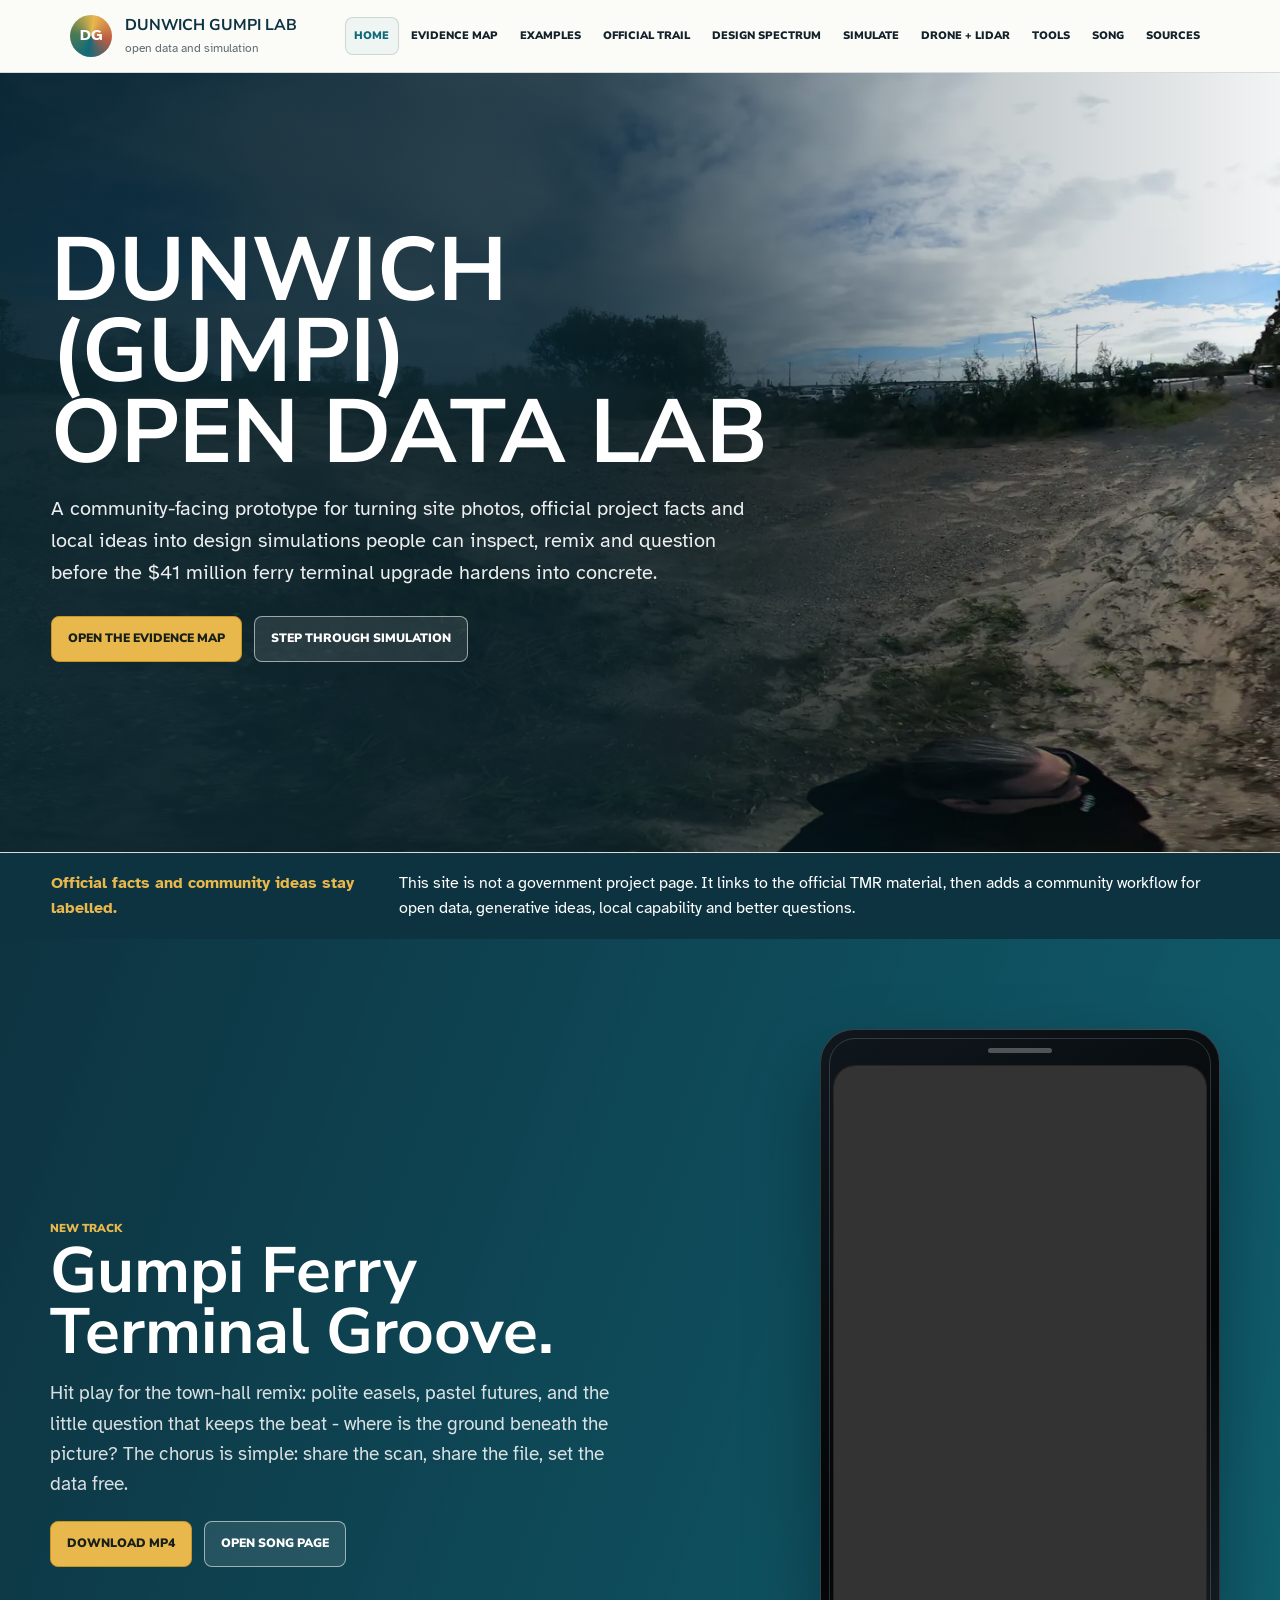
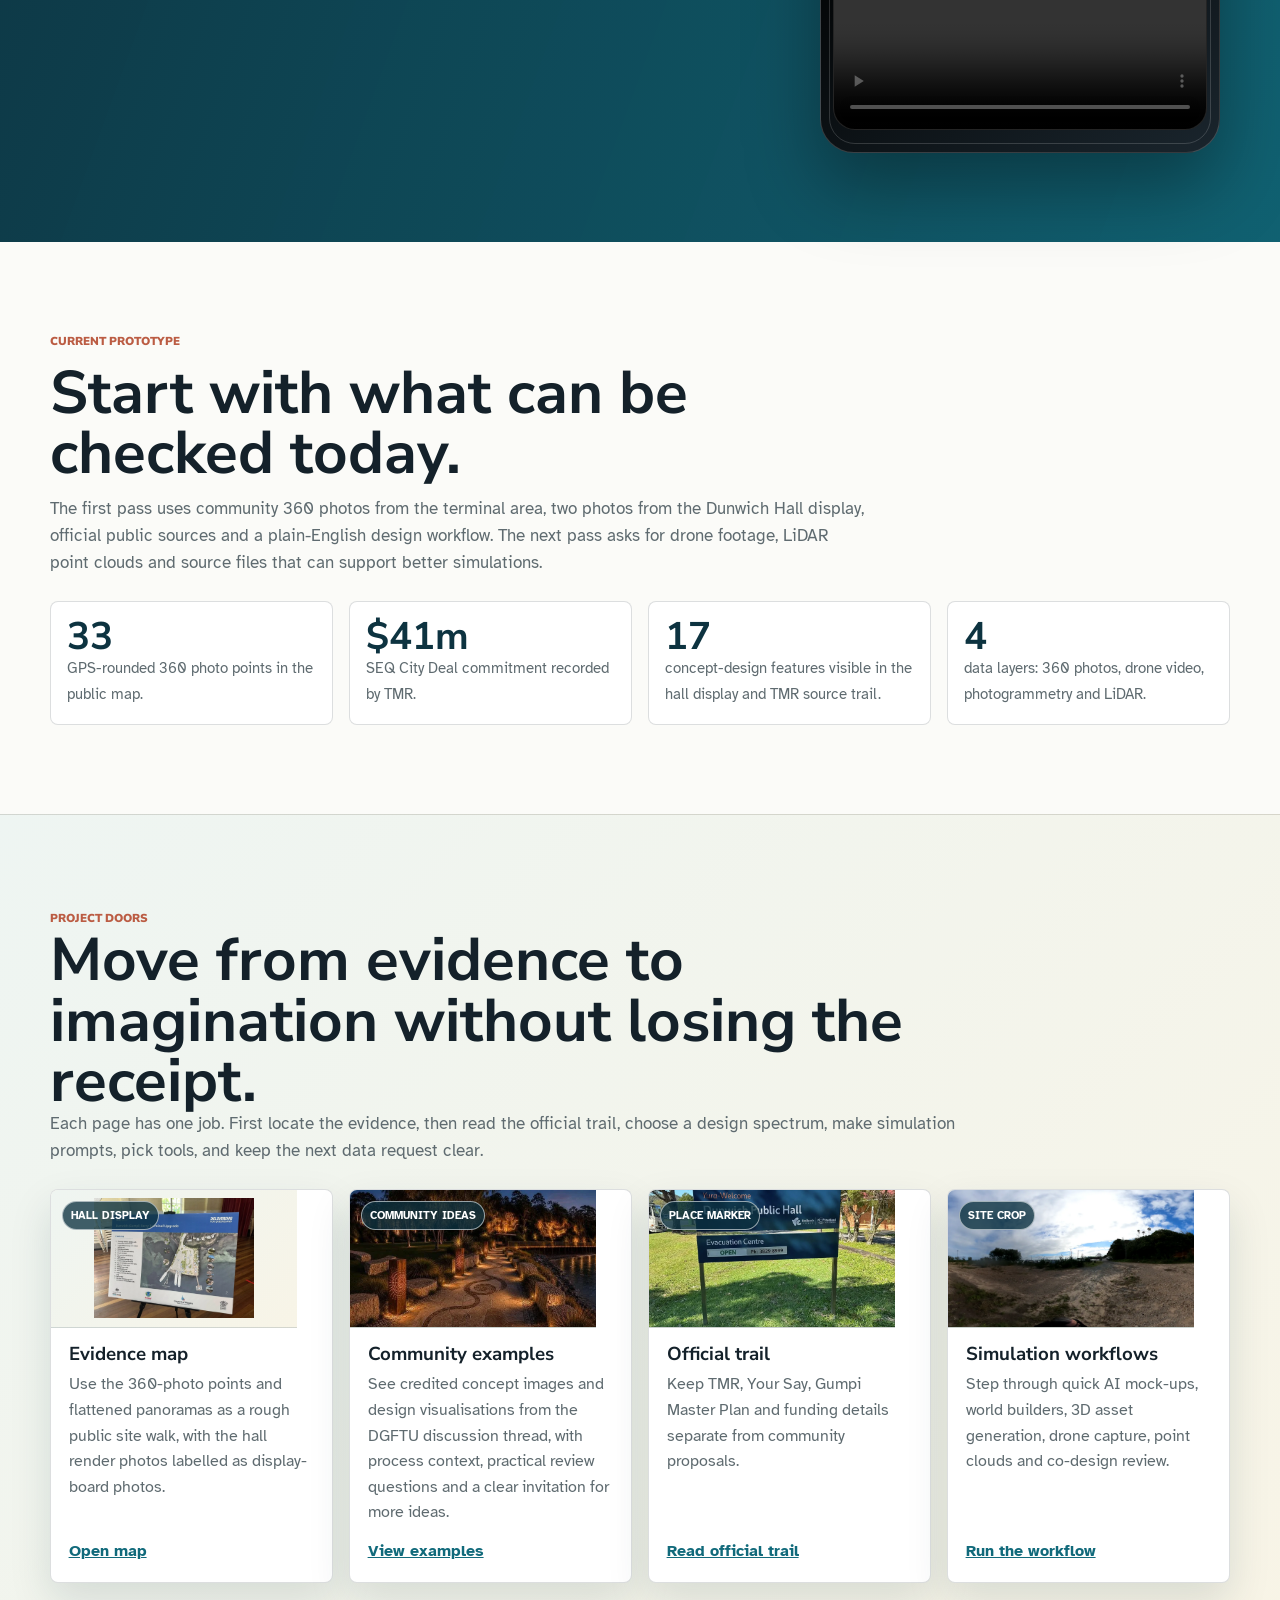
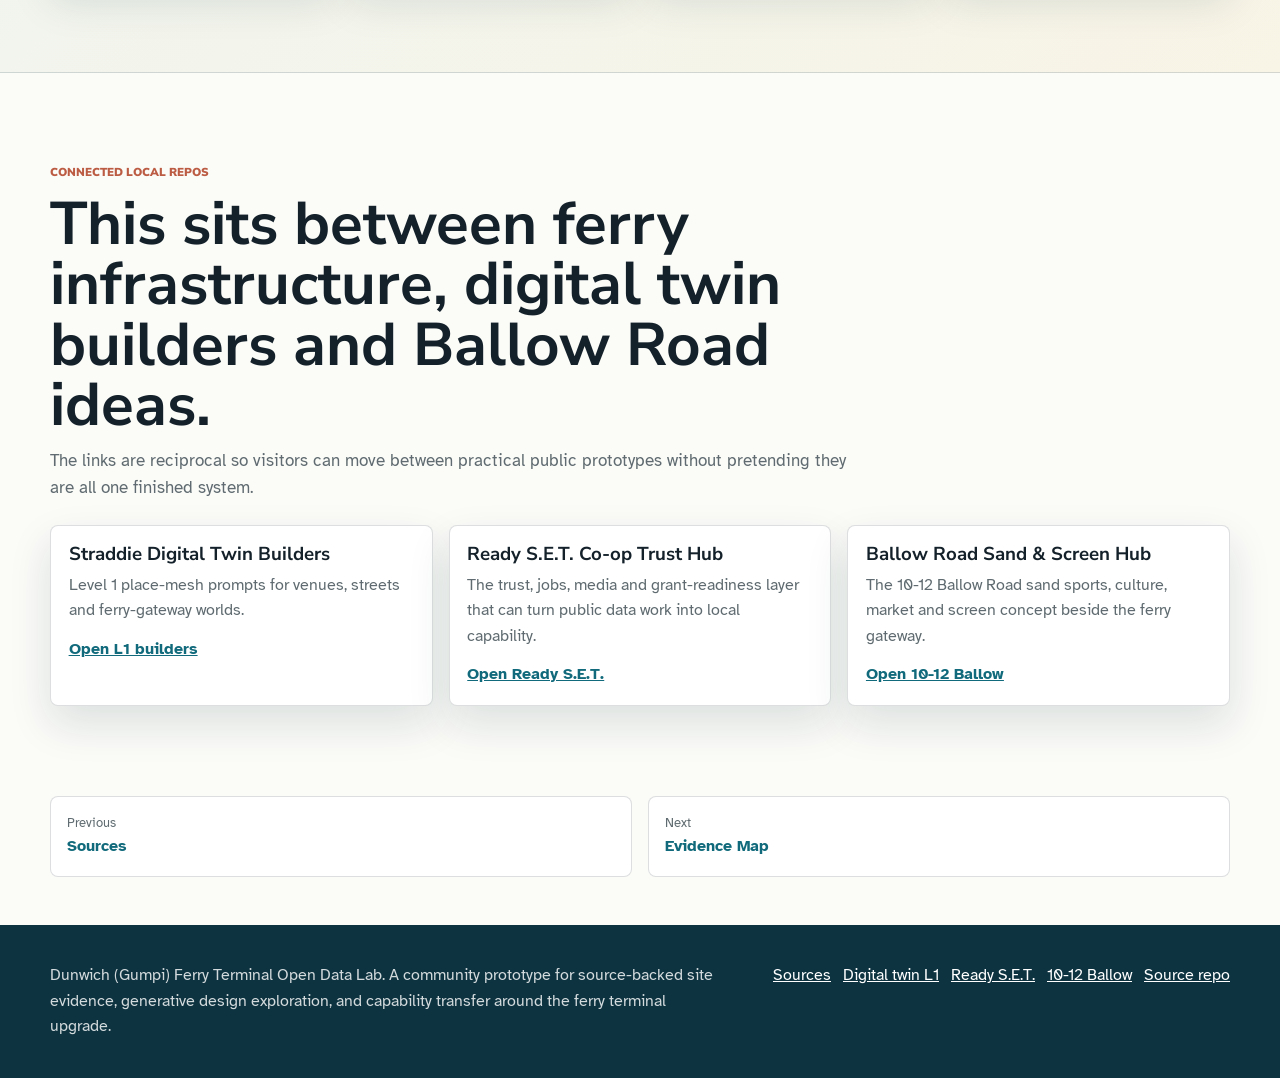
<file: index.html>
<!doctype html>
<html lang="en-AU">
  <head>
    <meta charset="utf-8">
    <meta name="viewport" content="width=device-width, initial-scale=1">
    <meta name="description" content="A public open-data and simulation lab for the Dunwich (Gumpi) Ferry Terminal Upgrade, using community 360 photos, official project sources and a pathway toward drone footage and LiDAR point clouds.">
    <meta property="og:title" content="Dunwich (Gumpi) Ferry Terminal Open Data Lab">
    <meta property="og:description" content="Community 360-photo evidence, official source trail, generative design spectrum and next-step drone/LiDAR data ladder for the ferry terminal upgrade.">
    <meta property="og:image" content="assets/images/terminal-foreshore-hero.webp">
    <title>Dunwich (Gumpi) Ferry Terminal Open Data Lab</title>
    <link rel="preconnect" href="https://fonts.googleapis.com">
    <link rel="preconnect" href="https://fonts.gstatic.com" crossorigin>
    <link href="https://fonts.googleapis.com/css2?family=Atkinson+Hyperlegible:wght@400;700&family=Nunito+Sans:wght@700;800;900&display=swap" rel="stylesheet">
    <link rel="stylesheet" href="assets/styles.css?v=20260612-full-heroes">
    <link rel="icon" href="assets/favicon.svg" type="image/svg+xml">
  </head>
  <body data-page="home">
    <a class="skip-link" href="#main">Skip to content</a>
    <header class="site-header" data-site-header></header>

    <main id="main">
      <section class="hero" id="top" aria-labelledby="hero-title">
        <img class="hero-media" src="assets/images/terminal-foreshore-hero.webp" alt="Wide 360-photo crop of the Dunwich ferry terminal foreshore and surrounding sandy ground">
        <div class="hero-copy">
          <h1 id="hero-title"><span>Dunwich</span><span>(Gumpi)</span><span>Open Data Lab</span></h1>
          <p class="hero-lede">A community-facing prototype for turning site photos, official project facts and local ideas into design simulations people can inspect, remix and question before the $41 million ferry terminal upgrade hardens into concrete.</p>
          <div class="hero-actions">
            <a class="button primary" href="evidence-map.html">Open the evidence map</a>
            <a class="button secondary" href="simulation-workflows.html">Step through simulation</a>
          </div>
        </div>
      </section>

      <section class="notice-band" aria-label="Public boundary">
        <strong>Official facts and community ideas stay labelled.</strong>
        <span>This site is not a government project page. It links to the official TMR material, then adds a community workflow for open data, generative ideas, local capability and better questions.</span>
      </section>

      <section class="home-video-band" aria-labelledby="groove-title">
        <div class="home-video-layout">
          <div class="home-video-copy">
            <span class="section-label">New track</span>
            <h2 id="groove-title">Gumpi Ferry Terminal Groove.</h2>
            <p>Hit play for the town-hall remix: polite easels, pastel futures, and the little question that keeps the beat - where is the ground beneath the picture? The chorus is simple: share the scan, share the file, set the data free.</p>
            <div class="hero-actions">
              <a class="button primary" href="assets/media/gumpi-ferry-terminal-groove.mp4" download>Download MP4</a>
              <a class="button secondary" href="song.html">Open song page</a>
            </div>
          </div>
          <div class="phone-frame home-phone-frame" aria-label="Phone-framed video player for Gumpi Ferry Terminal Groove">
            <div class="phone-speaker" aria-hidden="true"></div>
            <video class="song-video home-portrait-video" controls preload="metadata" playsinline>
              <source src="assets/media/gumpi-ferry-terminal-groove.mp4" type="video/mp4">
              Your browser does not support the video tag.
            </video>
          </div>
        </div>
      </section>

      <section class="section" aria-labelledby="stats-title">
        <div class="section-heading">
          <span class="section-label">Current prototype</span>
          <h2 id="stats-title">Start with what can be checked today.</h2>
          <p>The first pass uses community 360 photos from the terminal area, two photos from the Dunwich Hall display, official public sources and a plain-English design workflow. The next pass asks for drone footage, LiDAR point clouds and source files that can support better simulations.</p>
        </div>
        <div class="stats-row">
          <article class="stat"><strong>33</strong><span>GPS-rounded 360 photo points in the public map.</span></article>
          <article class="stat"><strong>$41m</strong><span>SEQ City Deal commitment recorded by TMR.</span></article>
          <article class="stat"><strong>17</strong><span>concept-design features visible in the hall display and TMR source trail.</span></article>
          <article class="stat"><strong>4</strong><span>data layers: 360 photos, drone video, photogrammetry and LiDAR.</span></article>
        </div>
      </section>

      <section class="section accent-band" aria-labelledby="doors-title">
        <div class="wide-copy">
          <span class="section-label">Project doors</span>
          <h2 id="doors-title">Move from evidence to imagination without losing the receipt.</h2>
          <p>Each page has one job. First locate the evidence, then read the official trail, choose a design spectrum, make simulation prompts, pick tools, and keep the next data request clear.</p>
        </div>
        <div class="card-grid">
          <article class="feature-card" data-image-label="Hall display">
            <img class="image-contain" src="assets/images/hall-render-board.webp" alt="Photo of the Dunwich Hall concept design board for the ferry terminal upgrade">
            <h3>Evidence map</h3>
            <p>Use the 360-photo points and flattened panoramas as a rough public site walk, with the hall render photos labelled as display-board photos.</p>
            <a href="evidence-map.html">Open map</a>
          </article>
          <article class="feature-card" data-image-label="Community ideas">
            <img src="assets/images/community-genai/rodney-surawski-dgftu-evening-foreshore-walk.webp" alt="Concept visualisation showing a lit foreshore walk beside the water">
            <h3>Community examples</h3>
            <p>See credited concept images and design visualisations from the DGFTU discussion thread, with process context, practical review questions and a clear invitation for more ideas.</p>
            <a href="community-genai-examples.html">View examples</a>
          </article>
          <article class="feature-card" data-image-label="Place marker">
            <img src="assets/images/dunwich-public-hall-sign.webp" alt="Dunwich Public Hall sign with evacuation centre notice">
            <h3>Official trail</h3>
            <p>Keep TMR, Your Say, Gumpi Master Plan and funding details separate from community proposals.</p>
            <a href="official-trail.html">Read official trail</a>
          </article>
          <article class="feature-card" data-image-label="Site crop">
            <img src="assets/images/terminal-foreshore-card.webp" alt="Foreshore track and ferry terminal approach area from the 360-photo intake">
            <h3>Simulation workflows</h3>
            <p>Step through quick AI mock-ups, world builders, 3D asset generation, drone capture, point clouds and co-design review.</p>
            <a href="simulation-workflows.html">Run the workflow</a>
          </article>
        </div>
      </section>

      <section class="section" aria-labelledby="network-title">
        <div class="section-heading">
          <span class="section-label">Connected local repos</span>
          <h2 id="network-title">This sits between ferry infrastructure, digital twin builders and Ballow Road ideas.</h2>
          <p>The links are reciprocal so visitors can move between practical public prototypes without pretending they are all one finished system.</p>
        </div>
        <div class="source-grid">
          <article class="source-card"><h3>Straddie Digital Twin Builders</h3><p>Level 1 place-mesh prompts for venues, streets and ferry-gateway worlds.</p><a href="https://auraofintelligence.github.io/straddie-digital-twin-builders/l1.html">Open L1 builders</a></article>
          <article class="source-card"><h3>Ready S.E.T. Co-op Trust Hub</h3><p>The trust, jobs, media and grant-readiness layer that can turn public data work into local capability.</p><a href="https://auraofintelligence.github.io/ready-set-co-op-trust-hub/">Open Ready S.E.T.</a></article>
          <article class="source-card"><h3>Ballow Road Sand & Screen Hub</h3><p>The 10-12 Ballow Road sand sports, culture, market and screen concept beside the ferry gateway.</p><a href="https://auraofintelligence.github.io/ballow-road-sand-screen-hub/">Open 10-12 Ballow</a></article>
        </div>
      </section>

      <div class="sequence-wrap" data-sequence-nav></div>
    </main>

    <footer class="site-footer" data-site-footer></footer>
    <button class="to-top" type="button" data-to-top aria-label="Back to top">Top</button>
    <script src="assets/script.js"></script>
  </body>
</html>
</file>
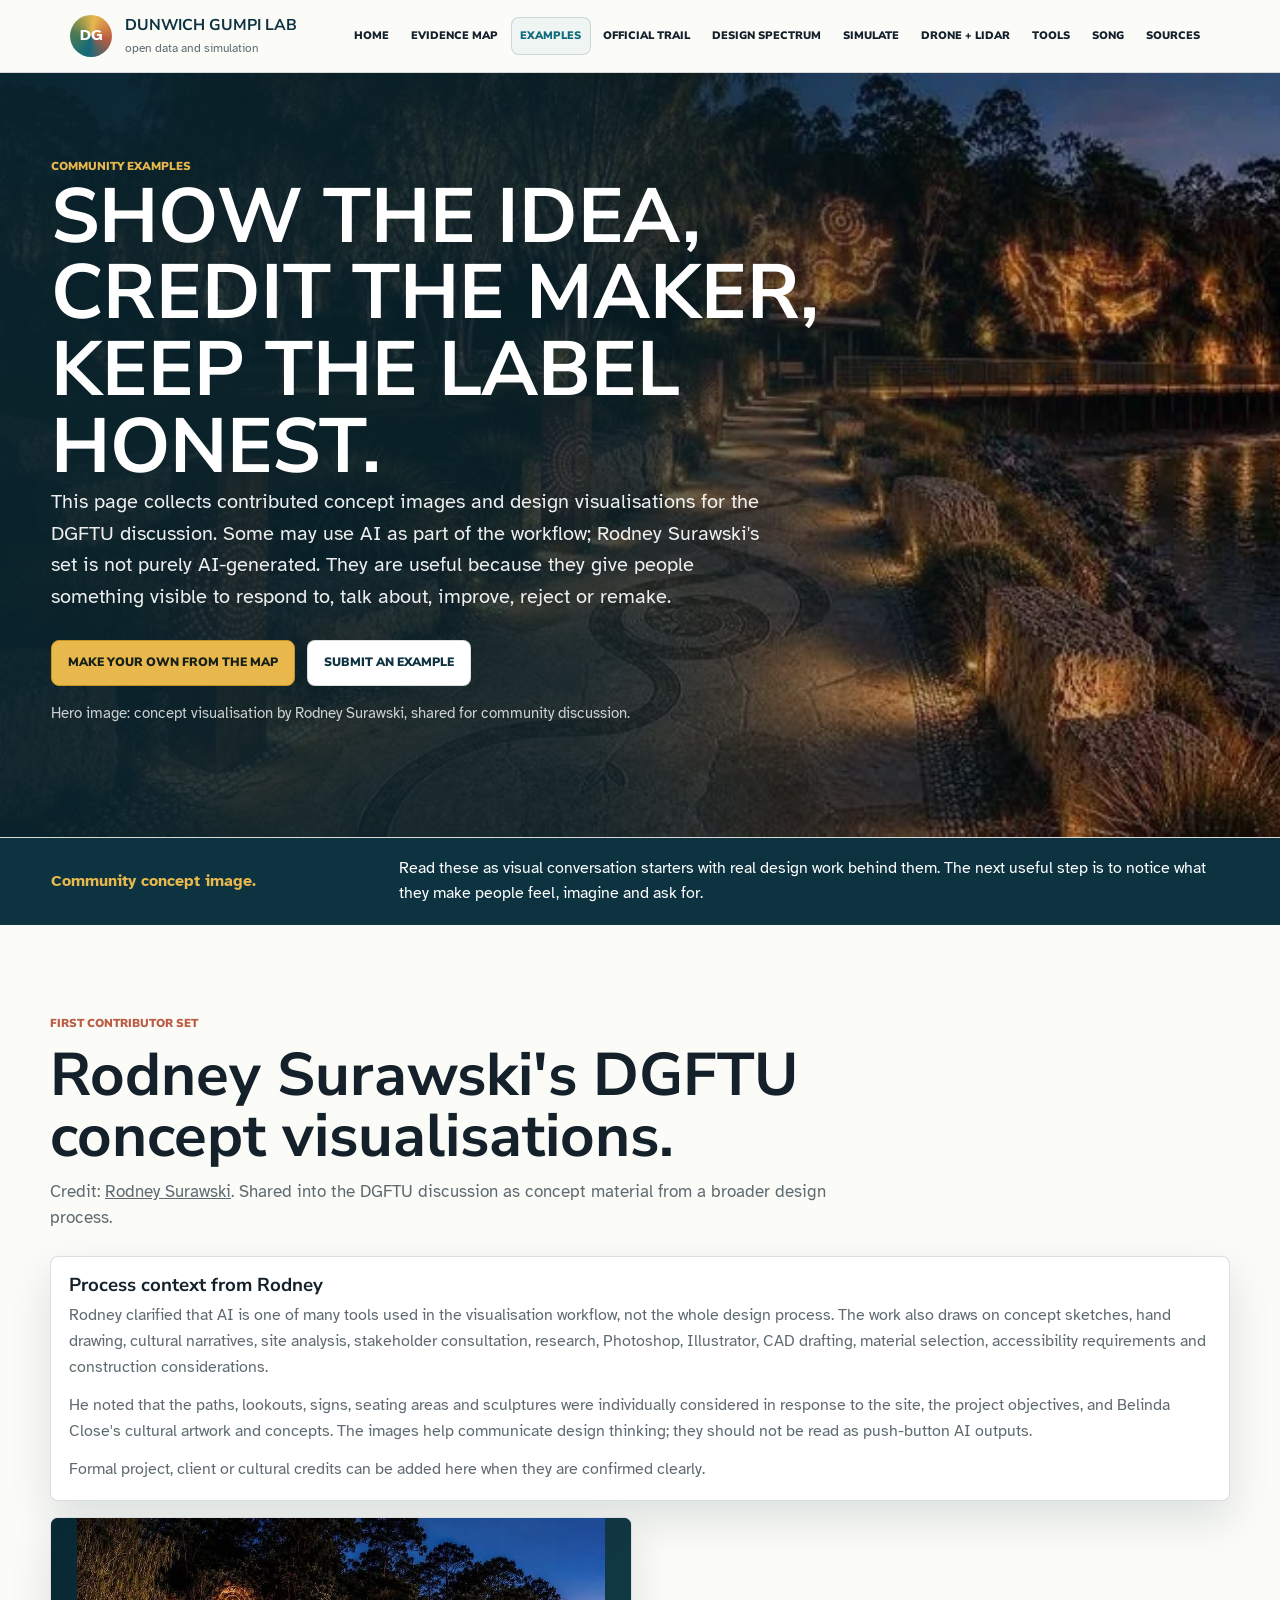
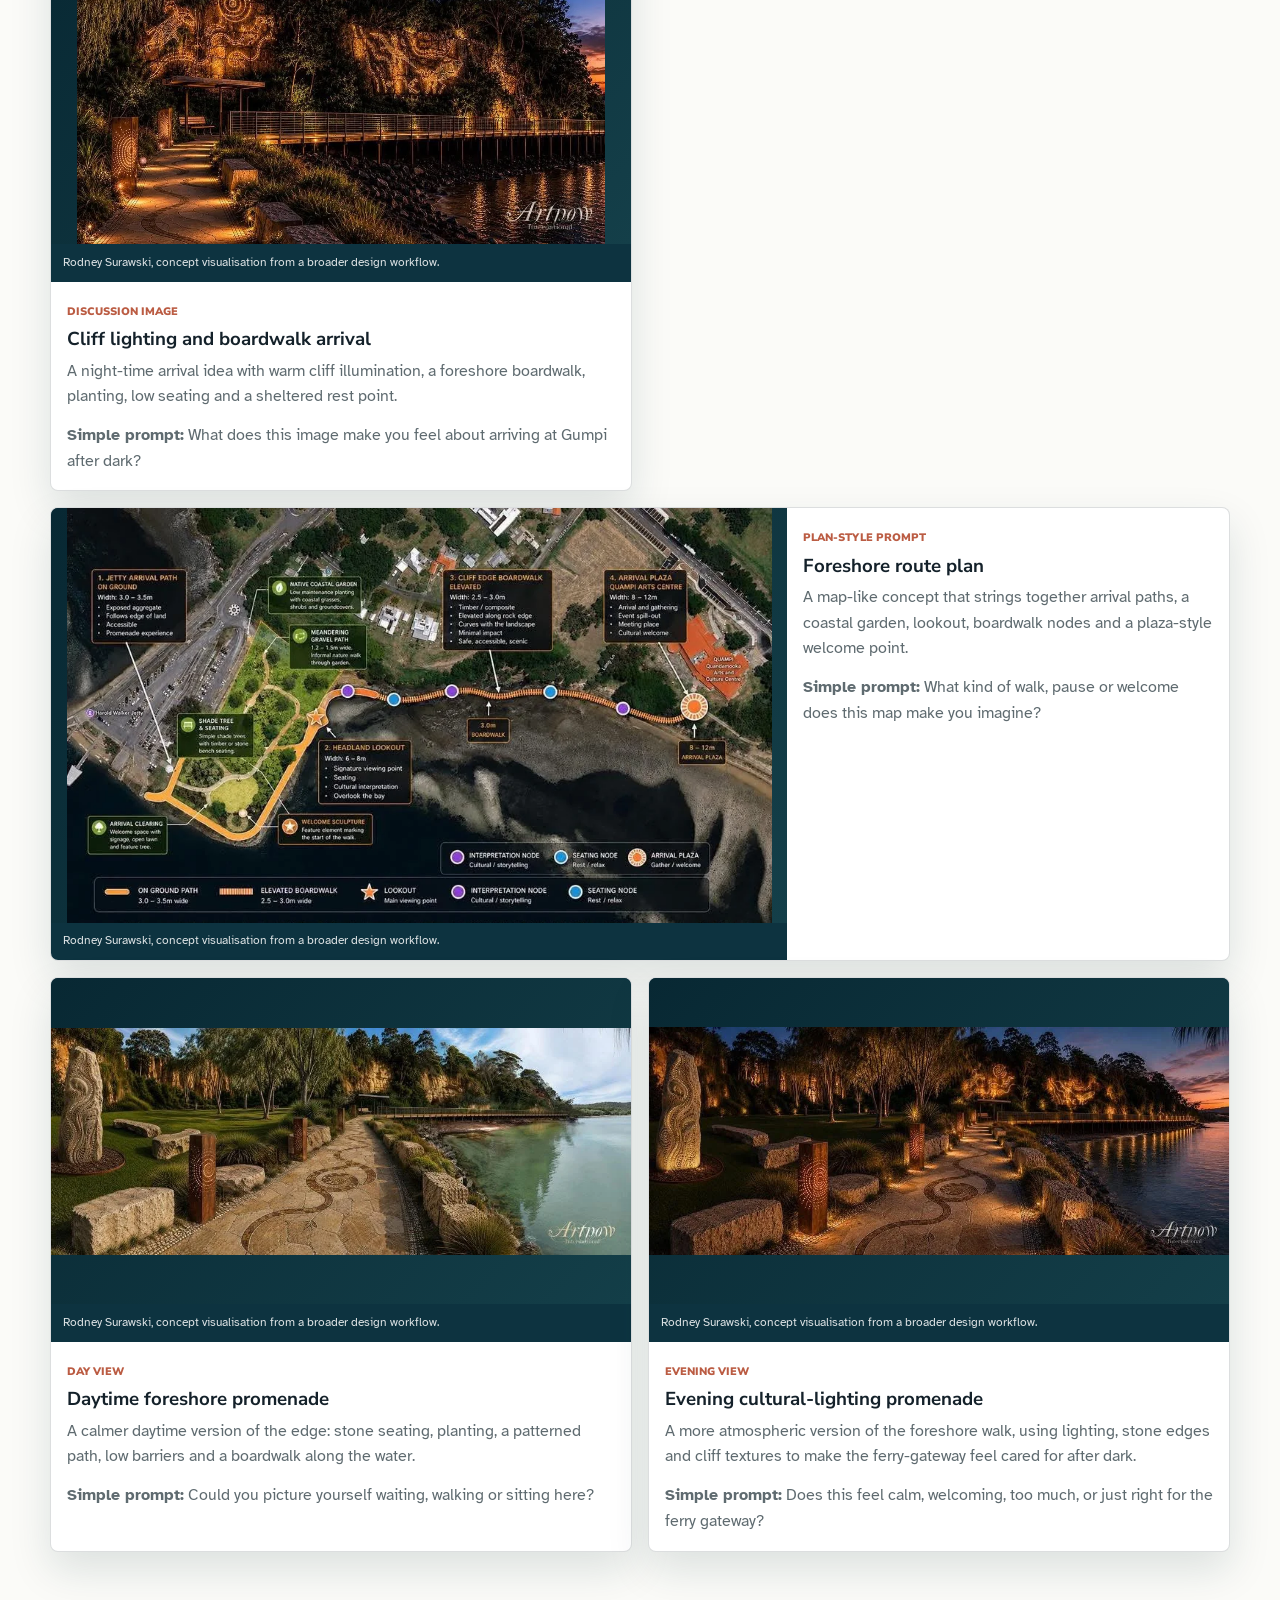
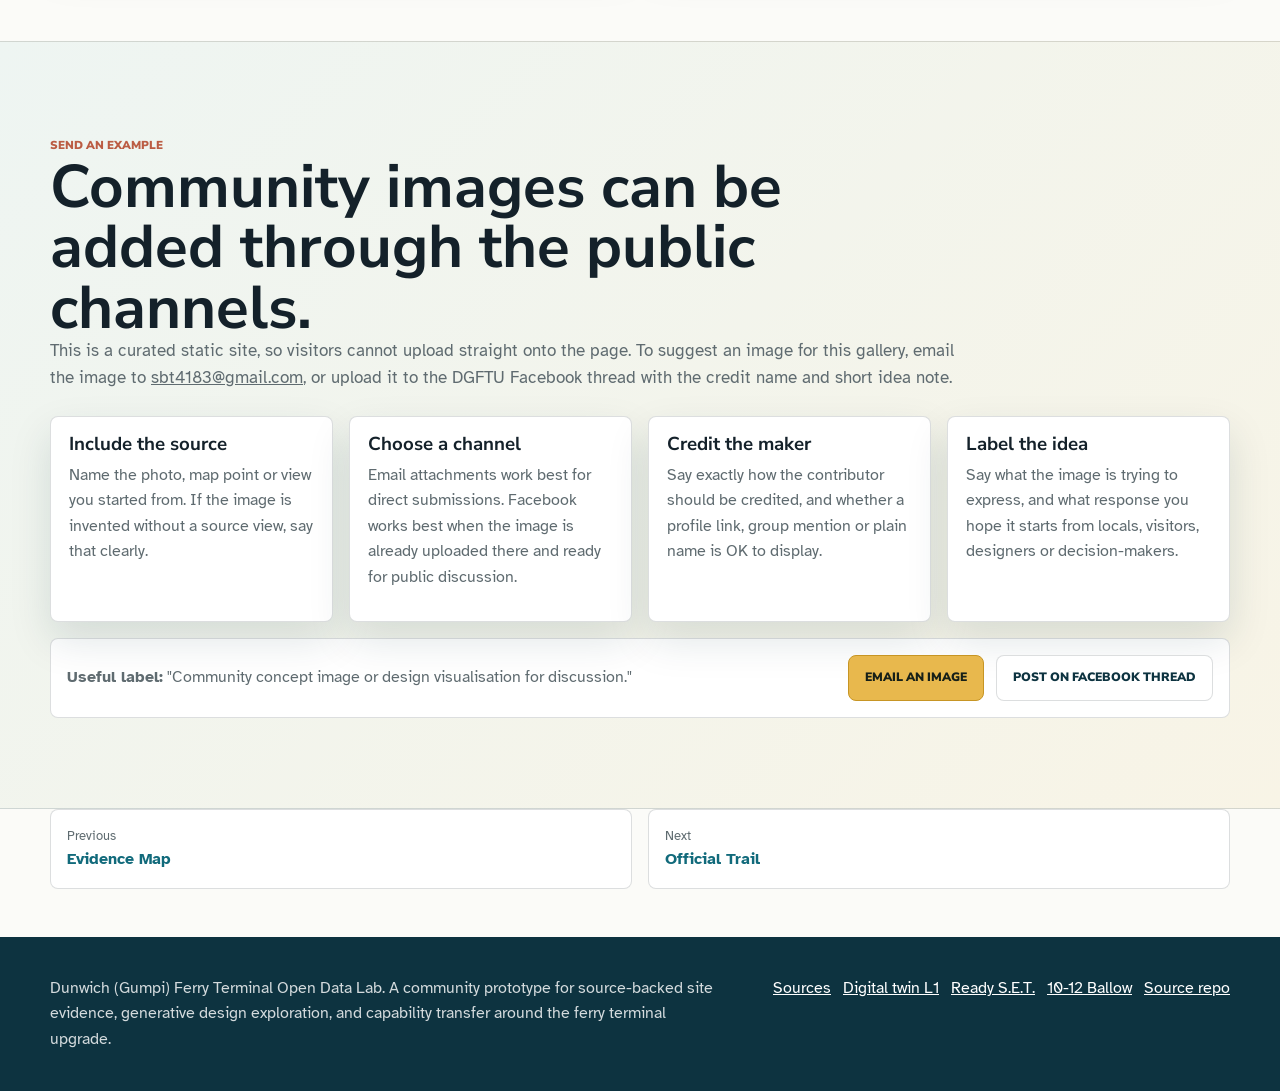
<file: community-genai-examples.html>
<!doctype html>
<html lang="en-AU">
  <head>
    <meta charset="utf-8">
    <meta name="viewport" content="width=device-width, initial-scale=1">
    <meta name="description" content="Community concept image and design visualisation examples for the Dunwich (Gumpi) Ferry Terminal Upgrade discussion.">
    <meta property="og:title" content="Community Design Examples | Dunwich (Gumpi) Ferry Terminal Open Data Lab">
    <meta property="og:description" content="Contributed community concept images and professional visualisations, clearly credited and labelled as public discussion material.">
    <meta property="og:image" content="assets/images/community-genai/rodney-surawski-dgftu-evening-foreshore-walk.webp">
    <title>Community Design Examples | Dunwich (Gumpi) Ferry Terminal Open Data Lab</title>
    <link rel="preconnect" href="https://fonts.googleapis.com">
    <link rel="preconnect" href="https://fonts.gstatic.com" crossorigin>
    <link href="https://fonts.googleapis.com/css2?family=Atkinson+Hyperlegible:wght@400;700&family=Nunito+Sans:wght@700;800;900&display=swap" rel="stylesheet">
    <link rel="stylesheet" href="assets/styles.css?v=20260612-full-heroes">
    <link rel="icon" href="assets/favicon.svg" type="image/svg+xml">
  </head>
  <body data-page="examples">
    <a class="skip-link" href="#main">Skip to content</a>
    <header class="site-header" data-site-header></header>
    <main id="main">
      <section class="hero page-hero examples-hero" id="top" aria-labelledby="page-title">
        <img class="hero-media" src="assets/images/community-genai/rodney-surawski-dgftu-evening-foreshore-walk.webp" alt="Concept visualisation showing an evening foreshore walk with warm lighting, stone seating and cliff illumination">
        <div class="hero-copy">
          <span class="section-label">Community examples</span>
          <h1 id="page-title">Show the idea, credit the maker, keep the label honest.</h1>
          <p class="hero-lede">This page collects contributed concept images and design visualisations for the DGFTU discussion. Some may use AI as part of the workflow; Rodney Surawski's set is not purely AI-generated. They are useful because they give people something visible to respond to, talk about, improve, reject or remake.</p>
          <div class="hero-actions">
            <a class="button primary" href="evidence-map.html">Make your own from the map</a>
            <a class="button ghost" href="#submit">Submit an example</a>
          </div>
          <p class="hero-caption">Hero image: concept visualisation by Rodney Surawski, shared for community discussion.</p>
        </div>
      </section>

      <section class="notice-band example-boundary" aria-label="Concept image boundary">
        <strong>Community concept image.</strong>
        <span>Read these as visual conversation starters with real design work behind them. The next useful step is to notice what they make people feel, imagine and ask for.</span>
      </section>

      <section class="section" aria-labelledby="rodney-title">
        <div class="section-heading">
          <span class="section-label">First contributor set</span>
          <h2 id="rodney-title">Rodney Surawski's DGFTU concept visualisations.</h2>
          <p>Credit: <a href="https://www.facebook.com/groups/836230603091641/user/1208426190/">Rodney Surawski</a>. Shared into the DGFTU discussion as concept material from a broader design process.</p>
        </div>

        <article class="source-card rodney-process-note">
          <h3>Process context from Rodney</h3>
          <p>Rodney clarified that AI is one of many tools used in the visualisation workflow, not the whole design process. The work also draws on concept sketches, hand drawing, cultural narratives, site analysis, stakeholder consultation, research, Photoshop, Illustrator, CAD drafting, material selection, accessibility requirements and construction considerations.</p>
          <p>He noted that the paths, lookouts, signs, seating areas and sculptures were individually considered in response to the site, the project objectives, and Belinda Close's cultural artwork and concepts. The images help communicate design thinking; they should not be read as push-button AI outputs.</p>
          <p>Formal project, client or cultural credits can be added here when they are confirmed clearly.</p>
        </article>

        <div class="community-example-grid">
          <article class="community-example-card">
            <figure>
              <img src="assets/images/community-genai/rodney-surawski-dgftu-cliff-lighting-night.webp" alt="Night-time concept visualisation with cliff lighting, boardwalk, foreshore planting, shelter and seating beside the water">
              <figcaption>Rodney Surawski, concept visualisation from a broader design workflow.</figcaption>
            </figure>
            <div class="community-example-copy">
              <span class="example-status">Discussion image</span>
              <h3>Cliff lighting and boardwalk arrival</h3>
              <p>A night-time arrival idea with warm cliff illumination, a foreshore boardwalk, planting, low seating and a sheltered rest point.</p>
              <p><strong>Simple prompt:</strong> What does this image make you feel about arriving at Gumpi after dark?</p>
            </div>
          </article>

          <article class="community-example-card feature-example">
            <figure>
              <img src="assets/images/community-genai/rodney-surawski-dgftu-foreshore-plan-map.webp" alt="Plan-style concept map for a foreshore route with arrival clearing, native coastal garden, lookout, boardwalk nodes and arrival plaza">
              <figcaption>Rodney Surawski, concept visualisation from a broader design workflow.</figcaption>
            </figure>
            <div class="community-example-copy">
              <span class="example-status">Plan-style prompt</span>
              <h3>Foreshore route plan</h3>
              <p>A map-like concept that strings together arrival paths, a coastal garden, lookout, boardwalk nodes and a plaza-style welcome point.</p>
              <p><strong>Simple prompt:</strong> What kind of walk, pause or welcome does this map make you imagine?</p>
            </div>
          </article>

          <article class="community-example-card">
            <figure>
              <img src="assets/images/community-genai/rodney-surawski-dgftu-daytime-foreshore-walk.webp" alt="Daytime concept visualisation of a foreshore promenade with engraved paving, stone seating, native planting and a boardwalk along the seawall">
              <figcaption>Rodney Surawski, concept visualisation from a broader design workflow.</figcaption>
            </figure>
            <div class="community-example-copy">
              <span class="example-status">Day view</span>
              <h3>Daytime foreshore promenade</h3>
              <p>A calmer daytime version of the edge: stone seating, planting, a patterned path, low barriers and a boardwalk along the water.</p>
              <p><strong>Simple prompt:</strong> Could you picture yourself waiting, walking or sitting here?</p>
            </div>
          </article>

          <article class="community-example-card">
            <figure>
              <img src="assets/images/community-genai/rodney-surawski-dgftu-evening-foreshore-walk.webp" alt="Evening concept visualisation of a lit foreshore promenade with stone seating, planting, cliff illumination and water reflections">
              <figcaption>Rodney Surawski, concept visualisation from a broader design workflow.</figcaption>
            </figure>
            <div class="community-example-copy">
              <span class="example-status">Evening view</span>
              <h3>Evening cultural-lighting promenade</h3>
              <p>A more atmospheric version of the foreshore walk, using lighting, stone edges and cliff textures to make the ferry-gateway feel cared for after dark.</p>
              <p><strong>Simple prompt:</strong> Does this feel calm, welcoming, too much, or just right for the ferry gateway?</p>
            </div>
          </article>
        </div>
      </section>

      <section class="section accent-band" id="submit" aria-labelledby="submit-title">
        <div class="wide-copy">
          <span class="section-label">Send an example</span>
          <h2 id="submit-title">Community images can be added through the public channels.</h2>
          <p>This is a curated static site, so visitors cannot upload straight onto the page. To suggest an image for this gallery, email the image to <a href="mailto:sbt4183@gmail.com">sbt4183@gmail.com</a>, or upload it to the DGFTU Facebook thread with the credit name and short idea note.</p>
        </div>
        <div class="example-submit-grid">
          <article class="prompt-card">
            <h3>Include the source</h3>
            <p>Name the photo, map point or view you started from. If the image is invented without a source view, say that clearly.</p>
          </article>
          <article class="prompt-card">
            <h3>Choose a channel</h3>
            <p>Email attachments work best for direct submissions. Facebook works best when the image is already uploaded there and ready for public discussion.</p>
          </article>
          <article class="prompt-card">
            <h3>Credit the maker</h3>
            <p>Say exactly how the contributor should be credited, and whether a profile link, group mention or plain name is OK to display.</p>
          </article>
          <article class="prompt-card">
            <h3>Label the idea</h3>
            <p>Say what the image is trying to express, and what response you hope it starts from locals, visitors, designers or decision-makers.</p>
          </article>
        </div>
        <div class="example-cta">
          <p><strong>Useful label:</strong> "Community concept image or design visualisation for discussion."</p>
          <div class="button-row">
            <a class="button primary" href="mailto:sbt4183@gmail.com?subject=DGFTU%20community%20design%20image%20example">Email an image</a>
            <a class="button ghost" href="https://www.facebook.com/share/p/18oBEqZUjn/">Post on Facebook thread</a>
          </div>
        </div>
      </section>

      <div class="sequence-wrap" data-sequence-nav></div>
    </main>
    <footer class="site-footer" data-site-footer></footer>
    <button class="to-top" type="button" data-to-top aria-label="Back to top">Top</button>
    <script src="assets/script.js"></script>
  </body>
</html>
</file>
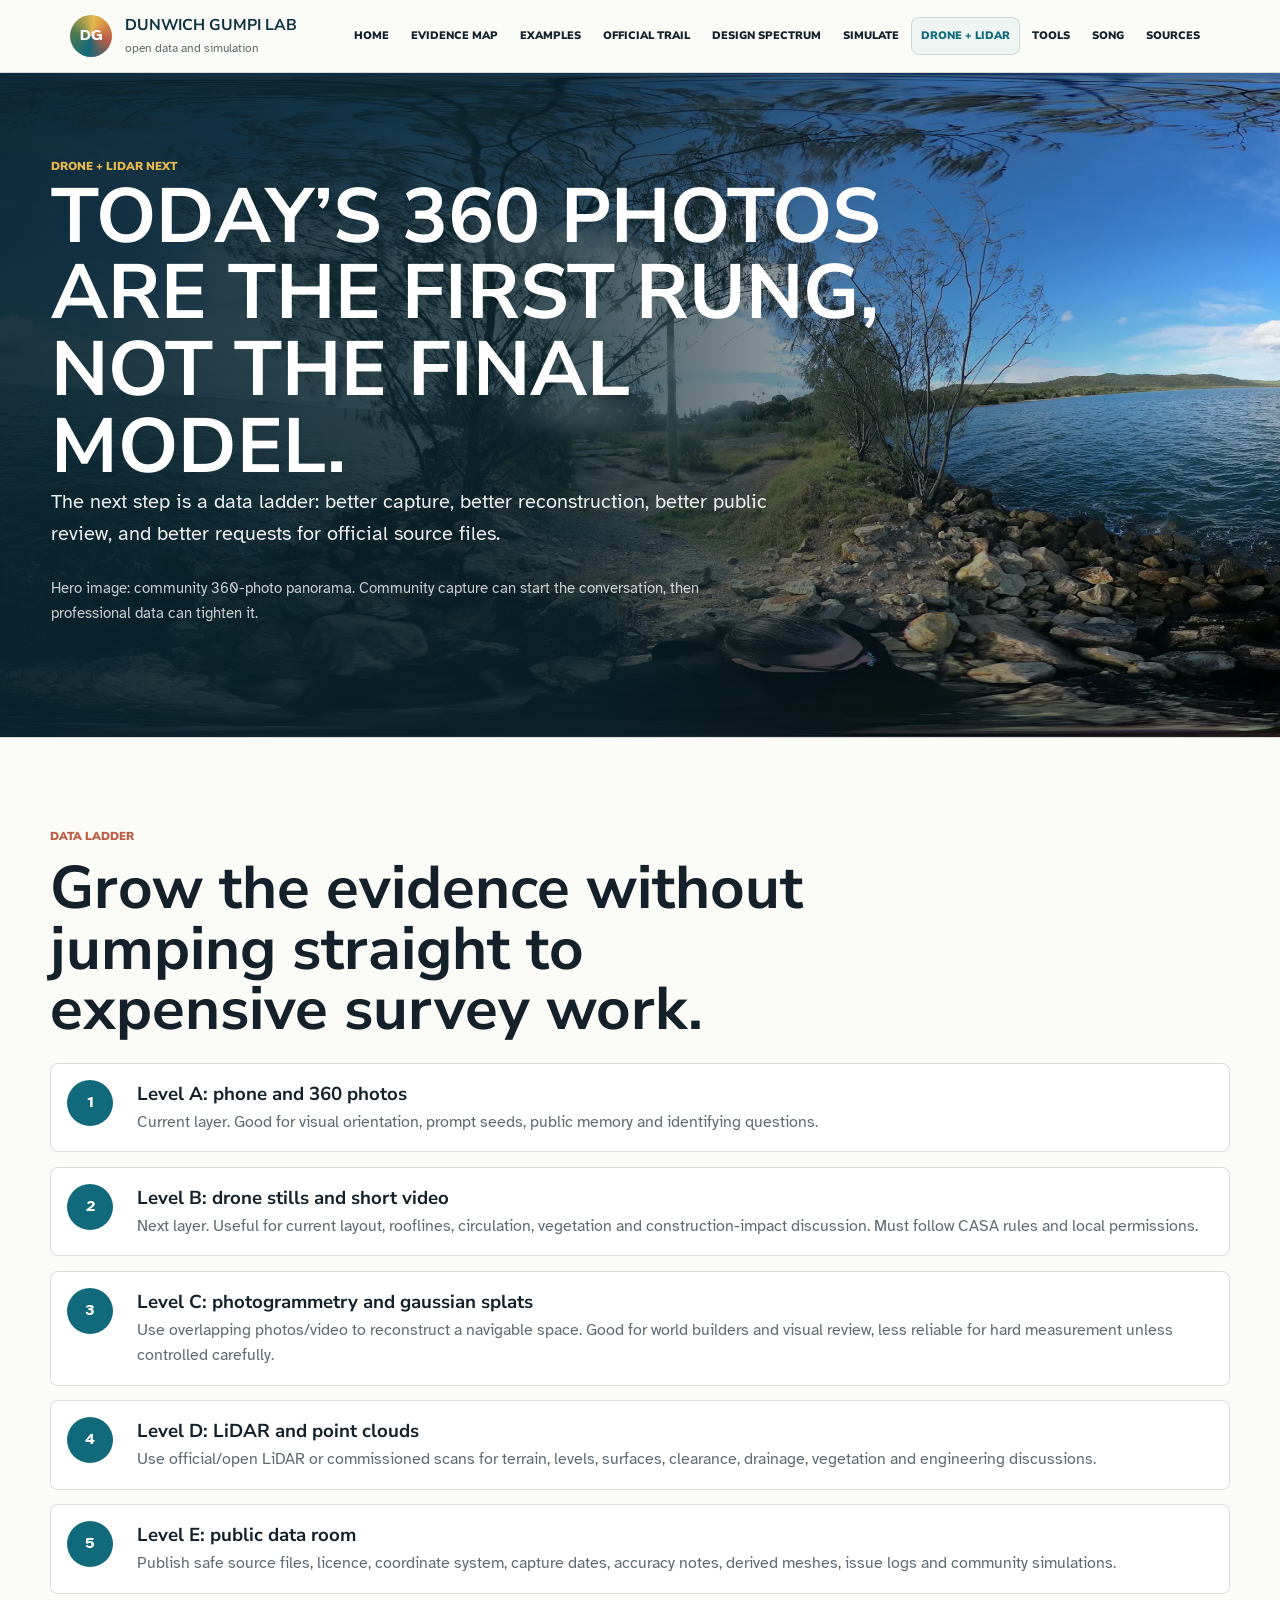
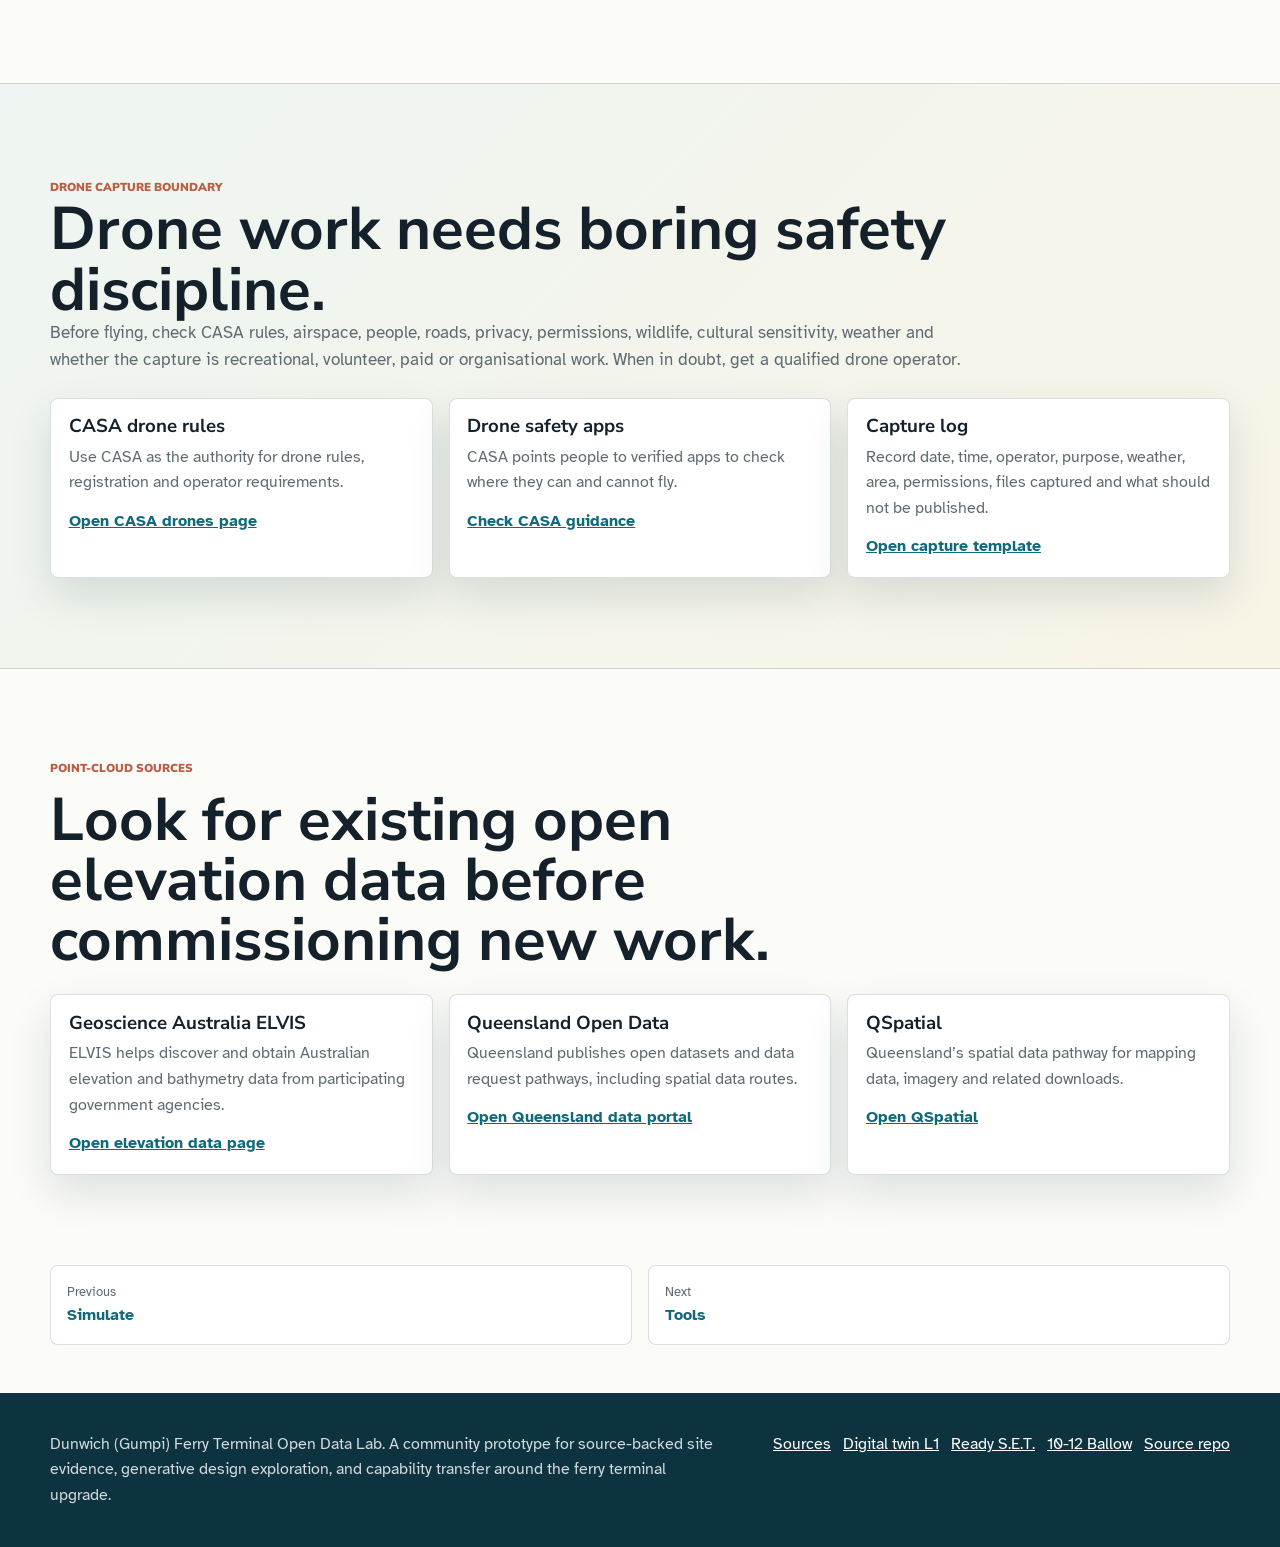
<file: data-ladder.html>
<!doctype html>
<html lang="en-AU">
  <head>
    <meta charset="utf-8">
    <meta name="viewport" content="width=device-width, initial-scale=1">
    <meta name="description" content="Next data ladder for drone footage, photogrammetry, LiDAR point clouds and official source files for the Dunwich (Gumpi) Ferry Terminal Open Data Lab.">
    <title>Drone + LiDAR Data Ladder | Dunwich (Gumpi) Ferry Terminal Open Data Lab</title>
    <link rel="preconnect" href="https://fonts.googleapis.com">
    <link rel="preconnect" href="https://fonts.gstatic.com" crossorigin>
    <link href="https://fonts.googleapis.com/css2?family=Atkinson+Hyperlegible:wght@400;700&family=Nunito+Sans:wght@700;800;900&display=swap" rel="stylesheet">
    <link rel="stylesheet" href="assets/styles.css?v=20260612-full-heroes">
    <link rel="icon" href="assets/favicon.svg" type="image/svg+xml">
  </head>
  <body data-page="data">
    <a class="skip-link" href="#main">Skip to content</a>
    <header class="site-header" data-site-header></header>
    <main id="main">
      <section class="hero page-hero" id="top" aria-labelledby="page-title">
        <img class="hero-media" src="assets/panos/dunwich-gumpi-360-15.webp" alt="360-photo panorama from a sandy ferry terminal site area">
        <div class="hero-copy">
          <span class="section-label">Drone + LiDAR next</span>
          <h1 id="page-title">Today’s 360 photos are the first rung, not the final model.</h1>
          <p class="hero-lede">The next step is a data ladder: better capture, better reconstruction, better public review, and better requests for official source files.</p>
          <p class="hero-caption">Hero image: community 360-photo panorama. Community capture can start the conversation, then professional data can tighten it.</p>
        </div>
      </section>

      <section class="section" aria-labelledby="ladder-title">
        <div class="section-heading">
          <span class="section-label">Data ladder</span>
          <h2 id="ladder-title">Grow the evidence without jumping straight to expensive survey work.</h2>
        </div>
        <div class="method-list">
          <article class="method-item"><div><h3>Level A: phone and 360 photos</h3><p>Current layer. Good for visual orientation, prompt seeds, public memory and identifying questions.</p></div></article>
          <article class="method-item"><div><h3>Level B: drone stills and short video</h3><p>Next layer. Useful for current layout, rooflines, circulation, vegetation and construction-impact discussion. Must follow CASA rules and local permissions.</p></div></article>
          <article class="method-item"><div><h3>Level C: photogrammetry and gaussian splats</h3><p>Use overlapping photos/video to reconstruct a navigable space. Good for world builders and visual review, less reliable for hard measurement unless controlled carefully.</p></div></article>
          <article class="method-item"><div><h3>Level D: LiDAR and point clouds</h3><p>Use official/open LiDAR or commissioned scans for terrain, levels, surfaces, clearance, drainage, vegetation and engineering discussions.</p></div></article>
          <article class="method-item"><div><h3>Level E: public data room</h3><p>Publish safe source files, licence, coordinate system, capture dates, accuracy notes, derived meshes, issue logs and community simulations.</p></div></article>
        </div>
      </section>

      <section class="section accent-band" aria-labelledby="safe-title">
        <div class="wide-copy">
          <span class="section-label">Drone capture boundary</span>
          <h2 id="safe-title">Drone work needs boring safety discipline.</h2>
          <p>Before flying, check CASA rules, airspace, people, roads, privacy, permissions, wildlife, cultural sensitivity, weather and whether the capture is recreational, volunteer, paid or organisational work. When in doubt, get a qualified drone operator.</p>
        </div>
        <div class="source-grid">
          <article class="source-card"><h3>CASA drone rules</h3><p>Use CASA as the authority for drone rules, registration and operator requirements.</p><a href="https://www.casa.gov.au/drones">Open CASA drones page</a></article>
          <article class="source-card"><h3>Drone safety apps</h3><p>CASA points people to verified apps to check where they can and cannot fly.</p><a href="https://www.casa.gov.au/drones">Check CASA guidance</a></article>
          <article class="source-card"><h3>Capture log</h3><p>Record date, time, operator, purpose, weather, area, permissions, files captured and what should not be published.</p><a href="docs/capture-log-template.md">Open capture template</a></article>
        </div>
      </section>

      <section class="section" aria-labelledby="point-cloud-title">
        <div class="section-heading">
          <span class="section-label">Point-cloud sources</span>
          <h2 id="point-cloud-title">Look for existing open elevation data before commissioning new work.</h2>
        </div>
        <div class="source-grid">
          <article class="source-card"><h3>Geoscience Australia ELVIS</h3><p>ELVIS helps discover and obtain Australian elevation and bathymetry data from participating government agencies.</p><a href="https://www.ga.gov.au/scientific-topics/national-location-information/digital-elevation-data">Open elevation data page</a></article>
          <article class="source-card"><h3>Queensland Open Data</h3><p>Queensland publishes open datasets and data request pathways, including spatial data routes.</p><a href="https://www.data.qld.gov.au/">Open Queensland data portal</a></article>
          <article class="source-card"><h3>QSpatial</h3><p>Queensland’s spatial data pathway for mapping data, imagery and related downloads.</p><a href="https://www.business.qld.gov.au/running-business/support-services/mapping-data-imagery/data/qspatial">Open QSpatial</a></article>
        </div>
      </section>

      <div class="sequence-wrap" data-sequence-nav></div>
    </main>
    <footer class="site-footer" data-site-footer></footer>
    <button class="to-top" type="button" data-to-top aria-label="Back to top">Top</button>
    <script src="assets/script.js"></script>
  </body>
</html>
</file>
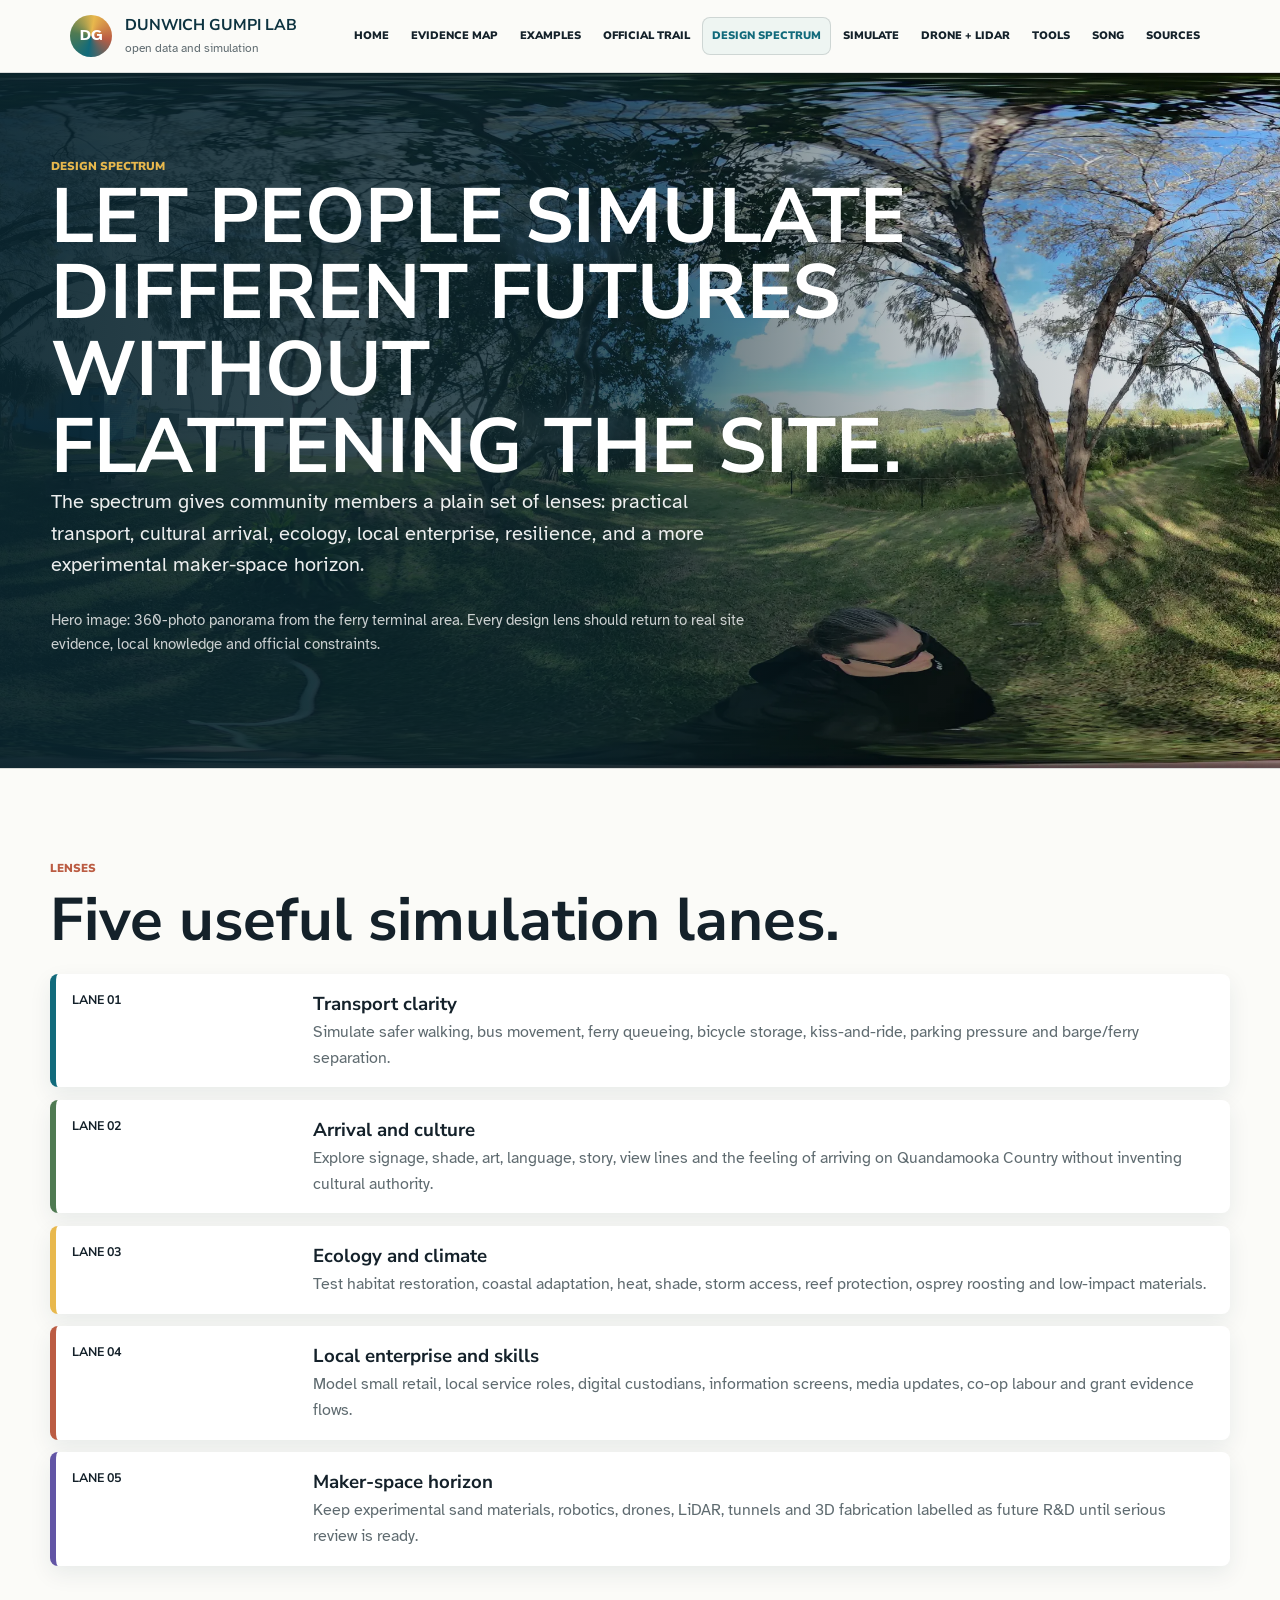
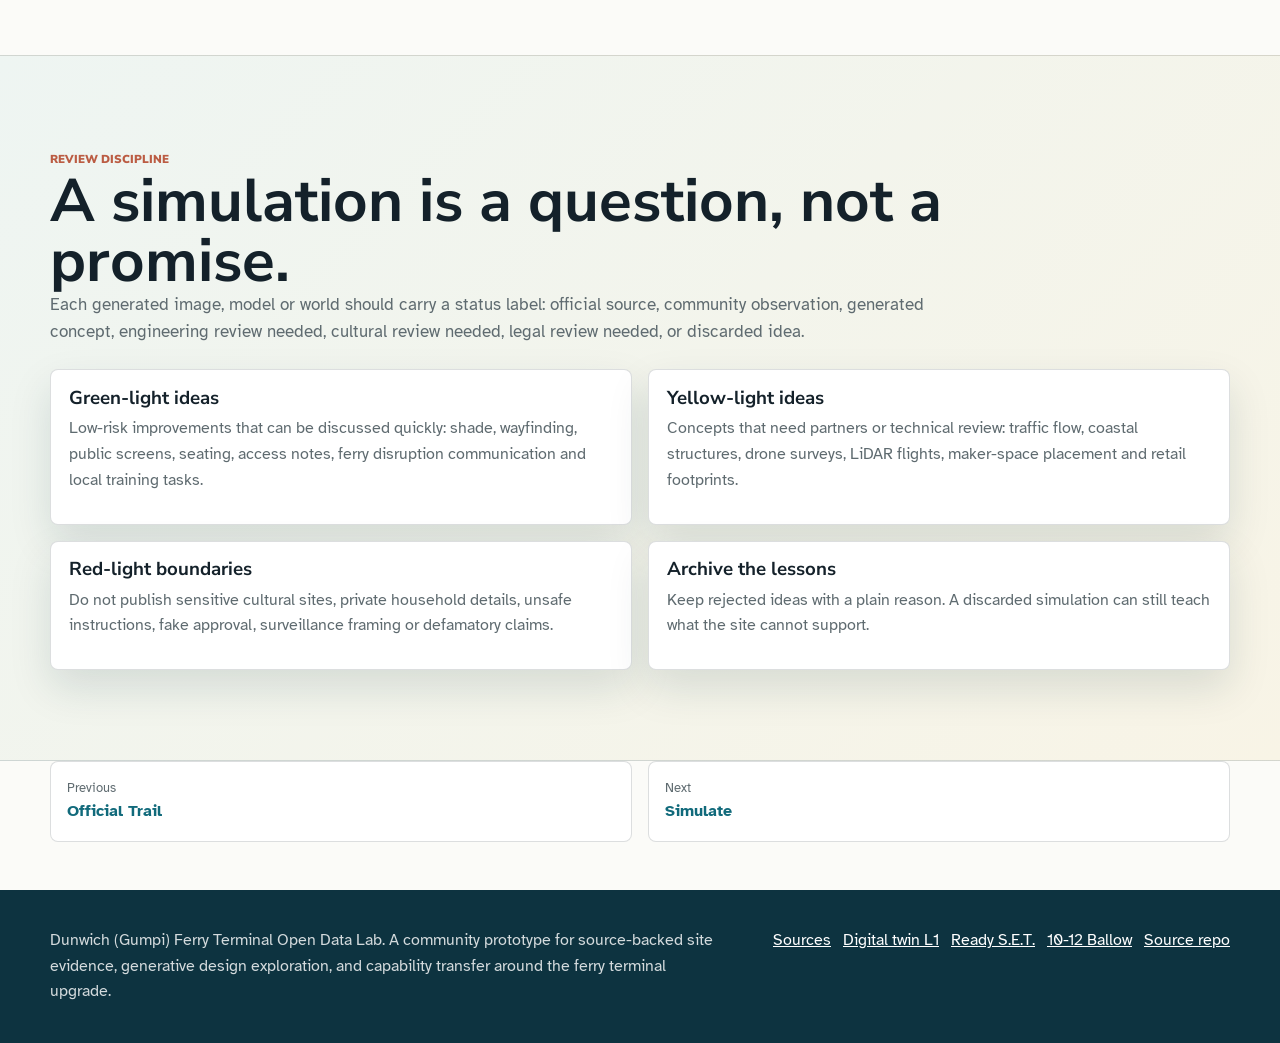
<file: design-spectrum.html>
<!doctype html>
<html lang="en-AU">
  <head>
    <meta charset="utf-8">
    <meta name="viewport" content="width=device-width, initial-scale=1">
    <meta name="description" content="Design spectrum for community simulation around the Dunwich (Gumpi) Ferry Terminal Upgrade.">
    <title>Design Spectrum | Dunwich (Gumpi) Ferry Terminal Open Data Lab</title>
    <link rel="preconnect" href="https://fonts.googleapis.com">
    <link rel="preconnect" href="https://fonts.gstatic.com" crossorigin>
    <link href="https://fonts.googleapis.com/css2?family=Atkinson+Hyperlegible:wght@400;700&family=Nunito+Sans:wght@700;800;900&display=swap" rel="stylesheet">
    <link rel="stylesheet" href="assets/styles.css?v=20260612-full-heroes">
    <link rel="icon" href="assets/favicon.svg" type="image/svg+xml">
  </head>
  <body data-page="spectrum">
    <a class="skip-link" href="#main">Skip to content</a>
    <header class="site-header" data-site-header></header>
    <main id="main">
      <section class="hero page-hero" id="top" aria-labelledby="page-title">
        <img class="hero-media" src="assets/panos/dunwich-gumpi-360-29.webp" alt="360-photo panorama from the ferry terminal area">
        <div class="hero-copy">
          <span class="section-label">Design spectrum</span>
          <h1 id="page-title">Let people simulate different futures without flattening the site.</h1>
          <p class="hero-lede">The spectrum gives community members a plain set of lenses: practical transport, cultural arrival, ecology, local enterprise, resilience, and a more experimental maker-space horizon.</p>
          <p class="hero-caption">Hero image: 360-photo panorama from the ferry terminal area. Every design lens should return to real site evidence, local knowledge and official constraints.</p>
        </div>
      </section>

      <section class="section" aria-labelledby="spectrum-title">
        <div class="section-heading">
          <span class="section-label">Lenses</span>
          <h2 id="spectrum-title">Five useful simulation lanes.</h2>
        </div>
        <div class="spectrum-rail">
          <article class="spectrum-step"><strong>Lane 01</strong><div><h3>Transport clarity</h3><p>Simulate safer walking, bus movement, ferry queueing, bicycle storage, kiss-and-ride, parking pressure and barge/ferry separation.</p></div></article>
          <article class="spectrum-step"><strong>Lane 02</strong><div><h3>Arrival and culture</h3><p>Explore signage, shade, art, language, story, view lines and the feeling of arriving on Quandamooka Country without inventing cultural authority.</p></div></article>
          <article class="spectrum-step"><strong>Lane 03</strong><div><h3>Ecology and climate</h3><p>Test habitat restoration, coastal adaptation, heat, shade, storm access, reef protection, osprey roosting and low-impact materials.</p></div></article>
          <article class="spectrum-step"><strong>Lane 04</strong><div><h3>Local enterprise and skills</h3><p>Model small retail, local service roles, digital custodians, information screens, media updates, co-op labour and grant evidence flows.</p></div></article>
          <article class="spectrum-step"><strong>Lane 05</strong><div><h3>Maker-space horizon</h3><p>Keep experimental sand materials, robotics, drones, LiDAR, tunnels and 3D fabrication labelled as future R&D until serious review is ready.</p></div></article>
        </div>
      </section>

      <section class="section accent-band" aria-labelledby="review-title">
        <div class="wide-copy">
          <span class="section-label">Review discipline</span>
          <h2 id="review-title">A simulation is a question, not a promise.</h2>
          <p>Each generated image, model or world should carry a status label: official source, community observation, generated concept, engineering review needed, cultural review needed, legal review needed, or discarded idea.</p>
        </div>
        <div class="prompt-grid">
          <article class="prompt-card"><h3>Green-light ideas</h3><p>Low-risk improvements that can be discussed quickly: shade, wayfinding, public screens, seating, access notes, ferry disruption communication and local training tasks.</p></article>
          <article class="prompt-card"><h3>Yellow-light ideas</h3><p>Concepts that need partners or technical review: traffic flow, coastal structures, drone surveys, LiDAR flights, maker-space placement and retail footprints.</p></article>
          <article class="prompt-card"><h3>Red-light boundaries</h3><p>Do not publish sensitive cultural sites, private household details, unsafe instructions, fake approval, surveillance framing or defamatory claims.</p></article>
          <article class="prompt-card"><h3>Archive the lessons</h3><p>Keep rejected ideas with a plain reason. A discarded simulation can still teach what the site cannot support.</p></article>
        </div>
      </section>

      <div class="sequence-wrap" data-sequence-nav></div>
    </main>
    <footer class="site-footer" data-site-footer></footer>
    <button class="to-top" type="button" data-to-top aria-label="Back to top">Top</button>
    <script src="assets/script.js"></script>
  </body>
</html>
</file>
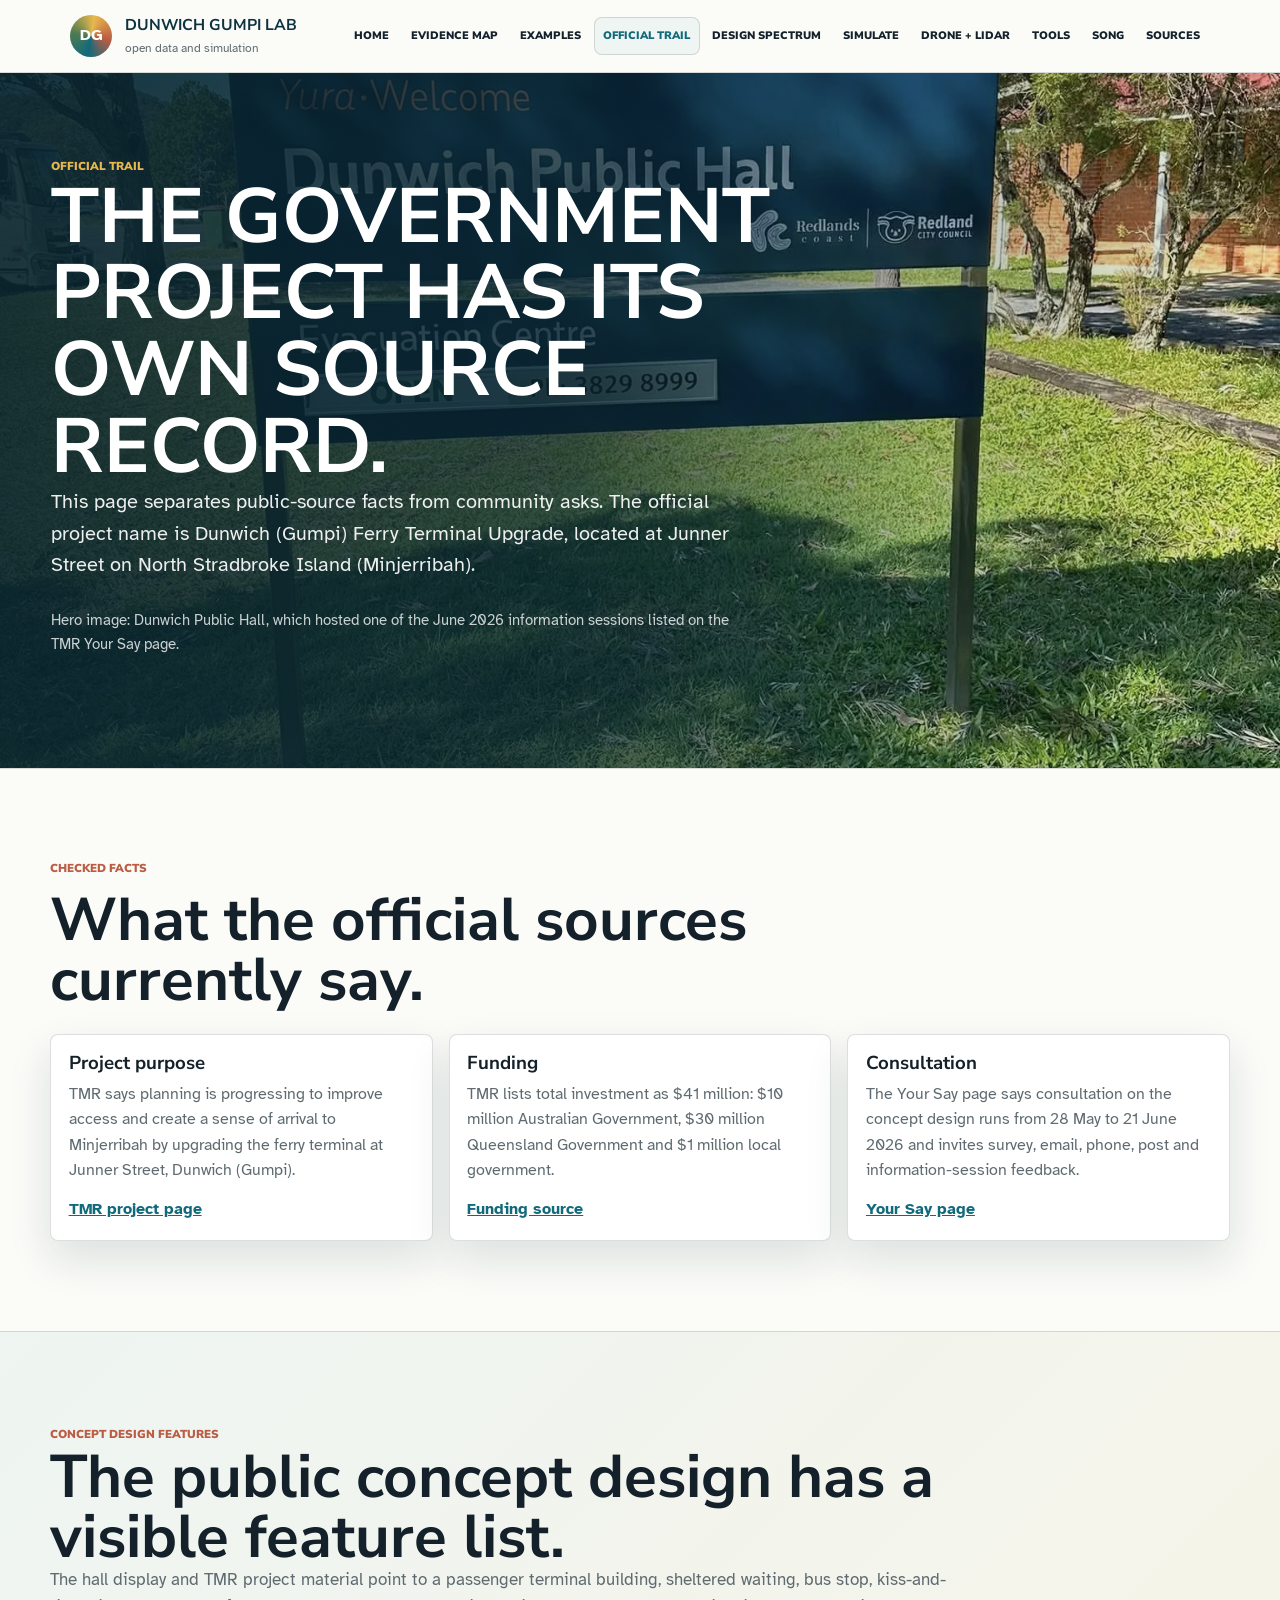
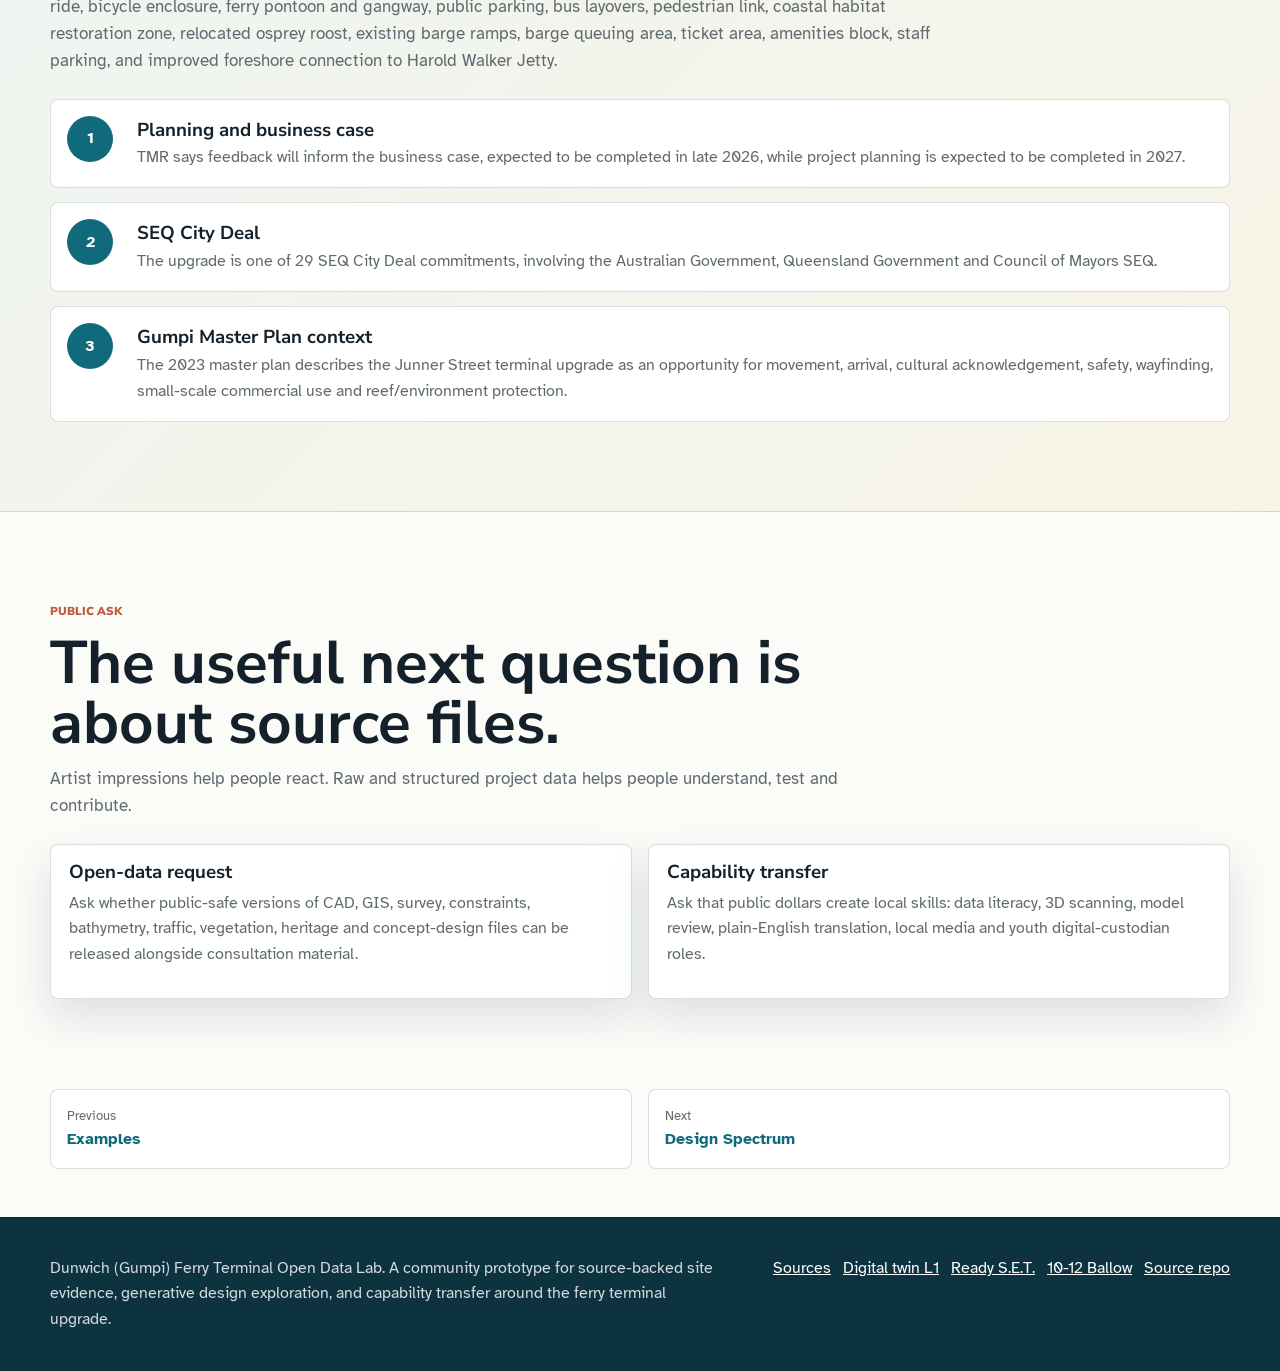
<file: official-trail.html>
<!doctype html>
<html lang="en-AU">
  <head>
    <meta charset="utf-8">
    <meta name="viewport" content="width=device-width, initial-scale=1">
    <meta name="description" content="Official government source trail for the Dunwich (Gumpi) Ferry Terminal Upgrade.">
    <title>Official Trail | Dunwich (Gumpi) Ferry Terminal Open Data Lab</title>
    <link rel="preconnect" href="https://fonts.googleapis.com">
    <link rel="preconnect" href="https://fonts.gstatic.com" crossorigin>
    <link href="https://fonts.googleapis.com/css2?family=Atkinson+Hyperlegible:wght@400;700&family=Nunito+Sans:wght@700;800;900&display=swap" rel="stylesheet">
    <link rel="stylesheet" href="assets/styles.css?v=20260612-full-heroes">
    <link rel="icon" href="assets/favicon.svg" type="image/svg+xml">
  </head>
  <body data-page="official">
    <a class="skip-link" href="#main">Skip to content</a>
    <header class="site-header" data-site-header></header>
    <main id="main">
      <section class="hero page-hero" id="top" aria-labelledby="page-title">
        <img class="hero-media" src="assets/images/dunwich-public-hall-sign.webp" alt="Dunwich Public Hall sign with evacuation centre notice">
        <div class="hero-copy">
          <span class="section-label">Official trail</span>
          <h1 id="page-title">The government project has its own source record.</h1>
          <p class="hero-lede">This page separates public-source facts from community asks. The official project name is Dunwich (Gumpi) Ferry Terminal Upgrade, located at Junner Street on North Stradbroke Island (Minjerribah).</p>
          <p class="hero-caption">Hero image: Dunwich Public Hall, which hosted one of the June 2026 information sessions listed on the TMR Your Say page.</p>
        </div>
      </section>

      <section class="section" aria-labelledby="facts-title">
        <div class="section-heading">
          <span class="section-label">Checked facts</span>
          <h2 id="facts-title">What the official sources currently say.</h2>
        </div>
        <div class="source-grid">
          <article class="source-card"><h3>Project purpose</h3><p>TMR says planning is progressing to improve access and create a sense of arrival to Minjerribah by upgrading the ferry terminal at Junner Street, Dunwich (Gumpi).</p><a href="https://www.tmr.qld.gov.au/projects/dunwich-gumpi-ferry-terminal-upgrade">TMR project page</a></article>
          <article class="source-card"><h3>Funding</h3><p>TMR lists total investment as $41 million: $10 million Australian Government, $30 million Queensland Government and $1 million local government.</p><a href="https://www.tmr.qld.gov.au/projects/dunwich-gumpi-ferry-terminal-upgrade">Funding source</a></article>
          <article class="source-card"><h3>Consultation</h3><p>The Your Say page says consultation on the concept design runs from 28 May to 21 June 2026 and invites survey, email, phone, post and information-session feedback.</p><a href="https://www.yoursay-projects.tmr.qld.gov.au/dunwich-gumpi-ferry-terminal-upgrade">Your Say page</a></article>
        </div>
      </section>

      <section class="section accent-band" aria-labelledby="features-title">
        <div class="wide-copy">
          <span class="section-label">Concept design features</span>
          <h2 id="features-title">The public concept design has a visible feature list.</h2>
          <p>The hall display and TMR project material point to a passenger terminal building, sheltered waiting, bus stop, kiss-and-ride, bicycle enclosure, ferry pontoon and gangway, public parking, bus layovers, pedestrian link, coastal habitat restoration zone, relocated osprey roost, existing barge ramps, barge queuing area, ticket area, amenities block, staff parking, and improved foreshore connection to Harold Walker Jetty.</p>
        </div>
        <div class="method-list">
          <article class="method-item"><div><h3>Planning and business case</h3><p>TMR says feedback will inform the business case, expected to be completed in late 2026, while project planning is expected to be completed in 2027.</p></div></article>
          <article class="method-item"><div><h3>SEQ City Deal</h3><p>The upgrade is one of 29 SEQ City Deal commitments, involving the Australian Government, Queensland Government and Council of Mayors SEQ.</p></div></article>
          <article class="method-item"><div><h3>Gumpi Master Plan context</h3><p>The 2023 master plan describes the Junner Street terminal upgrade as an opportunity for movement, arrival, cultural acknowledgement, safety, wayfinding, small-scale commercial use and reef/environment protection.</p></div></article>
        </div>
      </section>

      <section class="section" aria-labelledby="open-data-title">
        <div class="section-heading">
          <span class="section-label">Public ask</span>
          <h2 id="open-data-title">The useful next question is about source files.</h2>
          <p>Artist impressions help people react. Raw and structured project data helps people understand, test and contribute.</p>
        </div>
        <div class="prompt-grid">
          <article class="prompt-card"><h3>Open-data request</h3><p>Ask whether public-safe versions of CAD, GIS, survey, constraints, bathymetry, traffic, vegetation, heritage and concept-design files can be released alongside consultation material.</p></article>
          <article class="prompt-card"><h3>Capability transfer</h3><p>Ask that public dollars create local skills: data literacy, 3D scanning, model review, plain-English translation, local media and youth digital-custodian roles.</p></article>
        </div>
      </section>

      <div class="sequence-wrap" data-sequence-nav></div>
    </main>
    <footer class="site-footer" data-site-footer></footer>
    <button class="to-top" type="button" data-to-top aria-label="Back to top">Top</button>
    <script src="assets/script.js"></script>
  </body>
</html>
</file>
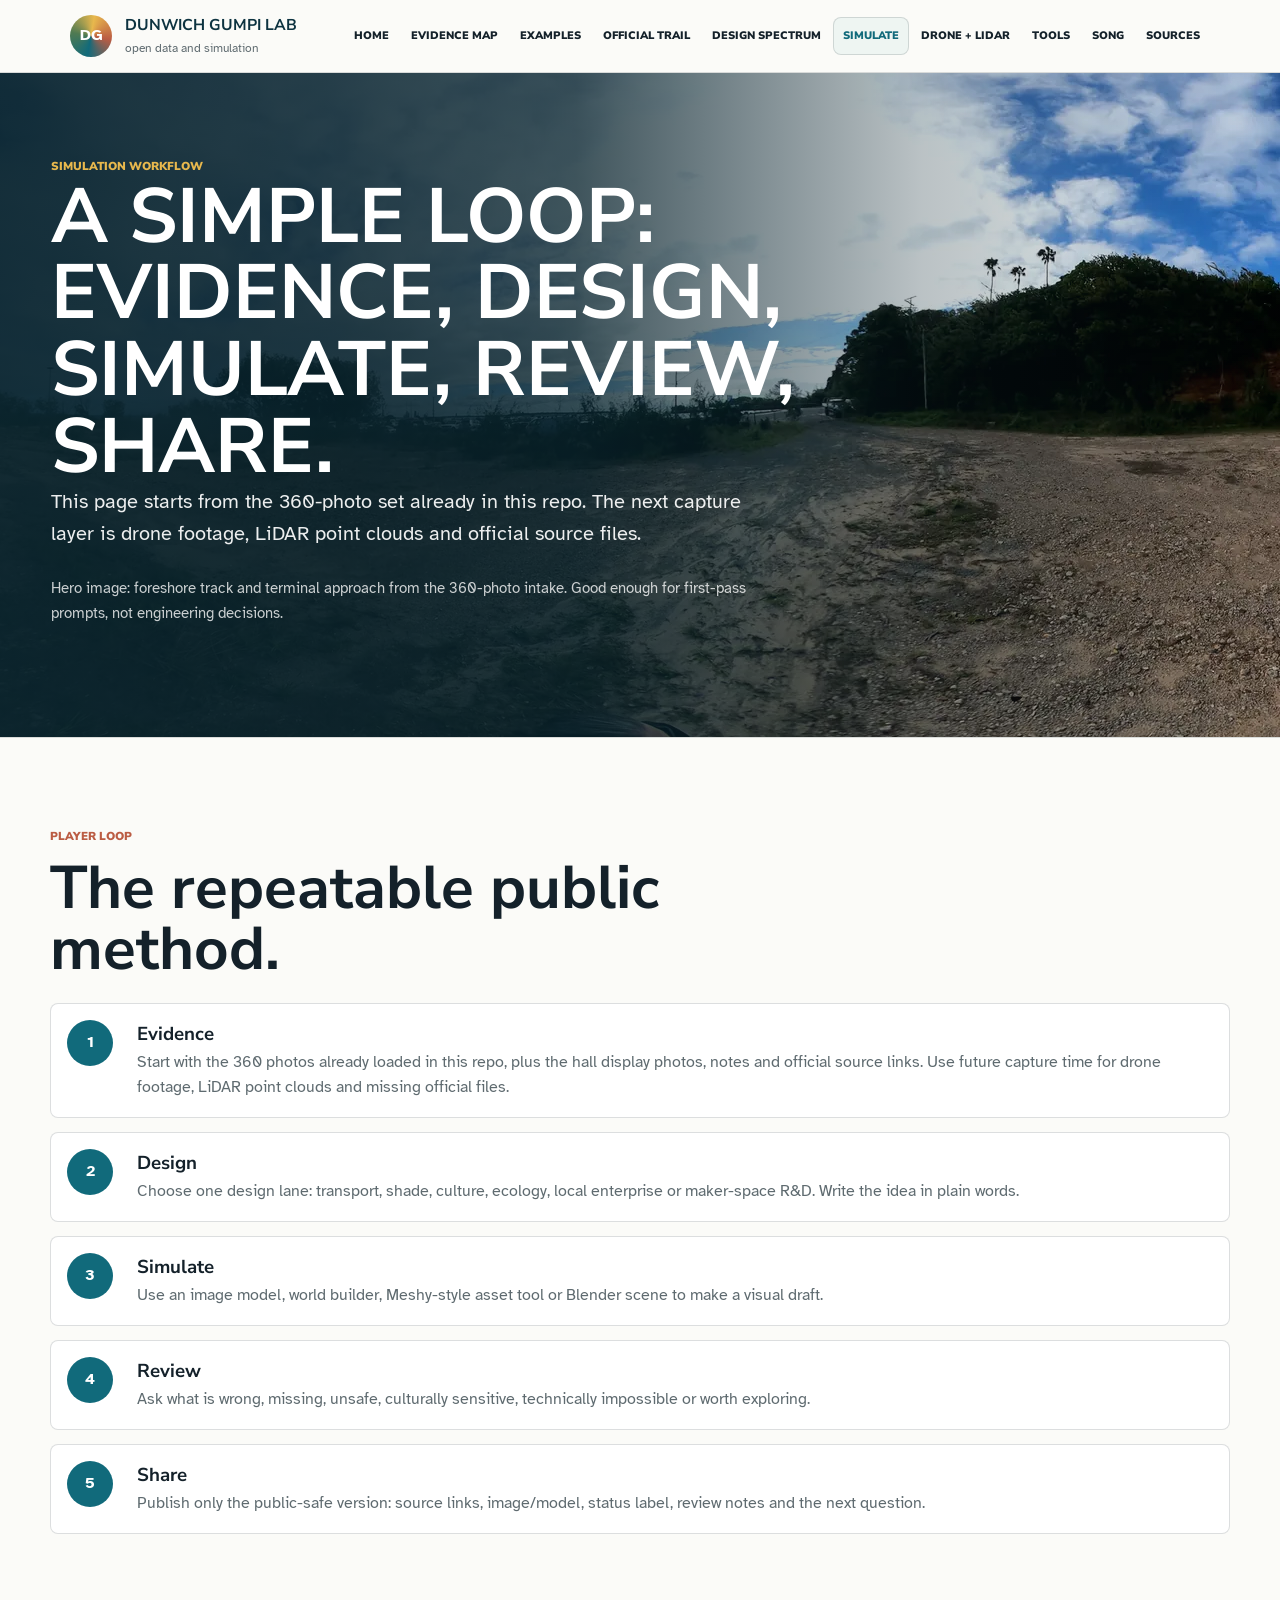
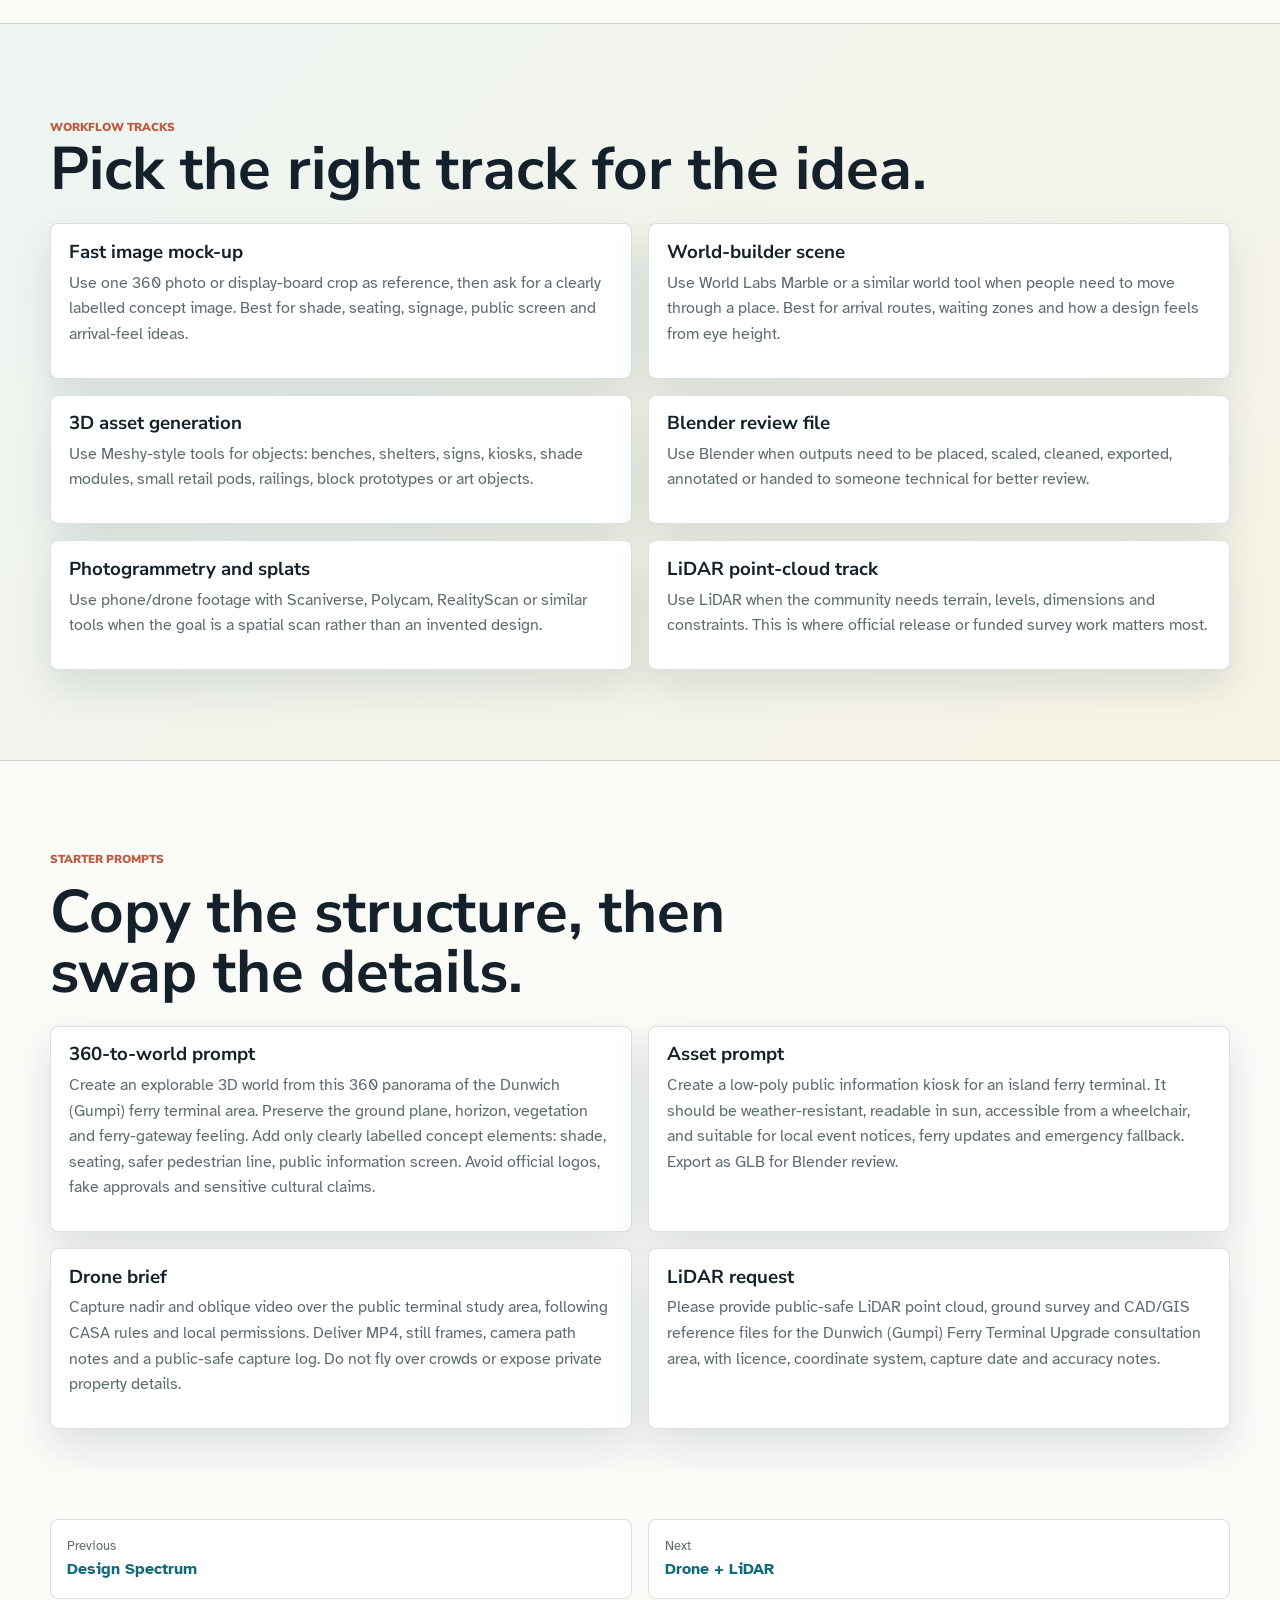
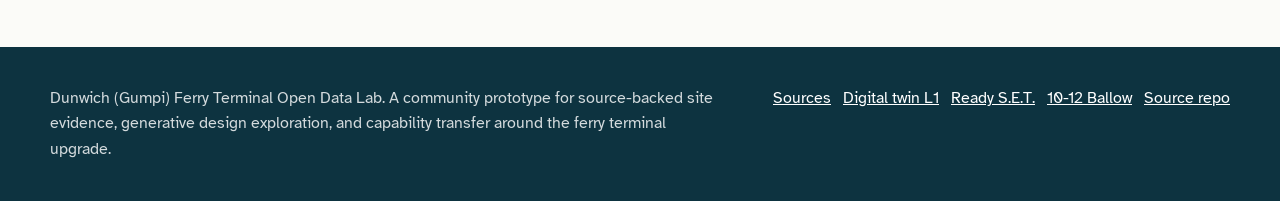
<file: simulation-workflows.html>
<!doctype html>
<html lang="en-AU">
  <head>
    <meta charset="utf-8">
    <meta name="viewport" content="width=device-width, initial-scale=1">
    <meta name="description" content="Step-by-step simulation workflows for Dunwich (Gumpi) Ferry Terminal community design ideas.">
    <title>Simulation Workflows | Dunwich (Gumpi) Ferry Terminal Open Data Lab</title>
    <link rel="preconnect" href="https://fonts.googleapis.com">
    <link rel="preconnect" href="https://fonts.gstatic.com" crossorigin>
    <link href="https://fonts.googleapis.com/css2?family=Atkinson+Hyperlegible:wght@400;700&family=Nunito+Sans:wght@700;800;900&display=swap" rel="stylesheet">
    <link rel="stylesheet" href="assets/styles.css?v=20260612-full-heroes">
    <link rel="icon" href="assets/favicon.svg" type="image/svg+xml">
  </head>
  <body data-page="simulate">
    <a class="skip-link" href="#main">Skip to content</a>
    <header class="site-header" data-site-header></header>
    <main id="main">
      <section class="hero page-hero" id="top" aria-labelledby="page-title">
        <img class="hero-media" src="assets/images/terminal-foreshore-card.webp" alt="Foreshore track and ferry terminal approach area from the 360-photo intake">
        <div class="hero-copy">
          <span class="section-label">Simulation workflow</span>
          <h1 id="page-title">A simple loop: evidence, design, simulate, review, share.</h1>
          <p class="hero-lede">This page starts from the 360-photo set already in this repo. The next capture layer is drone footage, LiDAR point clouds and official source files.</p>
          <p class="hero-caption">Hero image: foreshore track and terminal approach from the 360-photo intake. Good enough for first-pass prompts, not engineering decisions.</p>
        </div>
      </section>

      <section class="section" aria-labelledby="loop-title">
        <div class="section-heading">
          <span class="section-label">Player loop</span>
          <h2 id="loop-title">The repeatable public method.</h2>
        </div>
        <div class="method-list">
          <article class="method-item"><div><h3>Evidence</h3><p>Start with the 360 photos already loaded in this repo, plus the hall display photos, notes and official source links. Use future capture time for drone footage, LiDAR point clouds and missing official files.</p></div></article>
          <article class="method-item"><div><h3>Design</h3><p>Choose one design lane: transport, shade, culture, ecology, local enterprise or maker-space R&D. Write the idea in plain words.</p></div></article>
          <article class="method-item"><div><h3>Simulate</h3><p>Use an image model, world builder, Meshy-style asset tool or Blender scene to make a visual draft.</p></div></article>
          <article class="method-item"><div><h3>Review</h3><p>Ask what is wrong, missing, unsafe, culturally sensitive, technically impossible or worth exploring.</p></div></article>
          <article class="method-item"><div><h3>Share</h3><p>Publish only the public-safe version: source links, image/model, status label, review notes and the next question.</p></div></article>
        </div>
      </section>

      <section class="section accent-band" aria-labelledby="tracks-title">
        <div class="wide-copy">
          <span class="section-label">Workflow tracks</span>
          <h2 id="tracks-title">Pick the right track for the idea.</h2>
        </div>
        <div class="scenario-grid">
          <article class="scenario-card"><h3>Fast image mock-up</h3><p>Use one 360 photo or display-board crop as reference, then ask for a clearly labelled concept image. Best for shade, seating, signage, public screen and arrival-feel ideas.</p></article>
          <article class="scenario-card"><h3>World-builder scene</h3><p>Use World Labs Marble or a similar world tool when people need to move through a place. Best for arrival routes, waiting zones and how a design feels from eye height.</p></article>
          <article class="scenario-card"><h3>3D asset generation</h3><p>Use Meshy-style tools for objects: benches, shelters, signs, kiosks, shade modules, small retail pods, railings, block prototypes or art objects.</p></article>
          <article class="scenario-card"><h3>Blender review file</h3><p>Use Blender when outputs need to be placed, scaled, cleaned, exported, annotated or handed to someone technical for better review.</p></article>
          <article class="scenario-card"><h3>Photogrammetry and splats</h3><p>Use phone/drone footage with Scaniverse, Polycam, RealityScan or similar tools when the goal is a spatial scan rather than an invented design.</p></article>
          <article class="scenario-card"><h3>LiDAR point-cloud track</h3><p>Use LiDAR when the community needs terrain, levels, dimensions and constraints. This is where official release or funded survey work matters most.</p></article>
        </div>
      </section>

      <section class="section" aria-labelledby="prompt-title">
        <div class="section-heading">
          <span class="section-label">Starter prompts</span>
          <h2 id="prompt-title">Copy the structure, then swap the details.</h2>
        </div>
        <div class="prompt-grid">
          <article class="prompt-card"><h3>360-to-world prompt</h3><p>Create an explorable 3D world from this 360 panorama of the Dunwich (Gumpi) ferry terminal area. Preserve the ground plane, horizon, vegetation and ferry-gateway feeling. Add only clearly labelled concept elements: shade, seating, safer pedestrian line, public information screen. Avoid official logos, fake approvals and sensitive cultural claims.</p></article>
          <article class="prompt-card"><h3>Asset prompt</h3><p>Create a low-poly public information kiosk for an island ferry terminal. It should be weather-resistant, readable in sun, accessible from a wheelchair, and suitable for local event notices, ferry updates and emergency fallback. Export as GLB for Blender review.</p></article>
          <article class="prompt-card"><h3>Drone brief</h3><p>Capture nadir and oblique video over the public terminal study area, following CASA rules and local permissions. Deliver MP4, still frames, camera path notes and a public-safe capture log. Do not fly over crowds or expose private property details.</p></article>
          <article class="prompt-card"><h3>LiDAR request</h3><p>Please provide public-safe LiDAR point cloud, ground survey and CAD/GIS reference files for the Dunwich (Gumpi) Ferry Terminal Upgrade consultation area, with licence, coordinate system, capture date and accuracy notes.</p></article>
        </div>
      </section>

      <div class="sequence-wrap" data-sequence-nav></div>
    </main>
    <footer class="site-footer" data-site-footer></footer>
    <button class="to-top" type="button" data-to-top aria-label="Back to top">Top</button>
    <script src="assets/script.js"></script>
  </body>
</html>
</file>
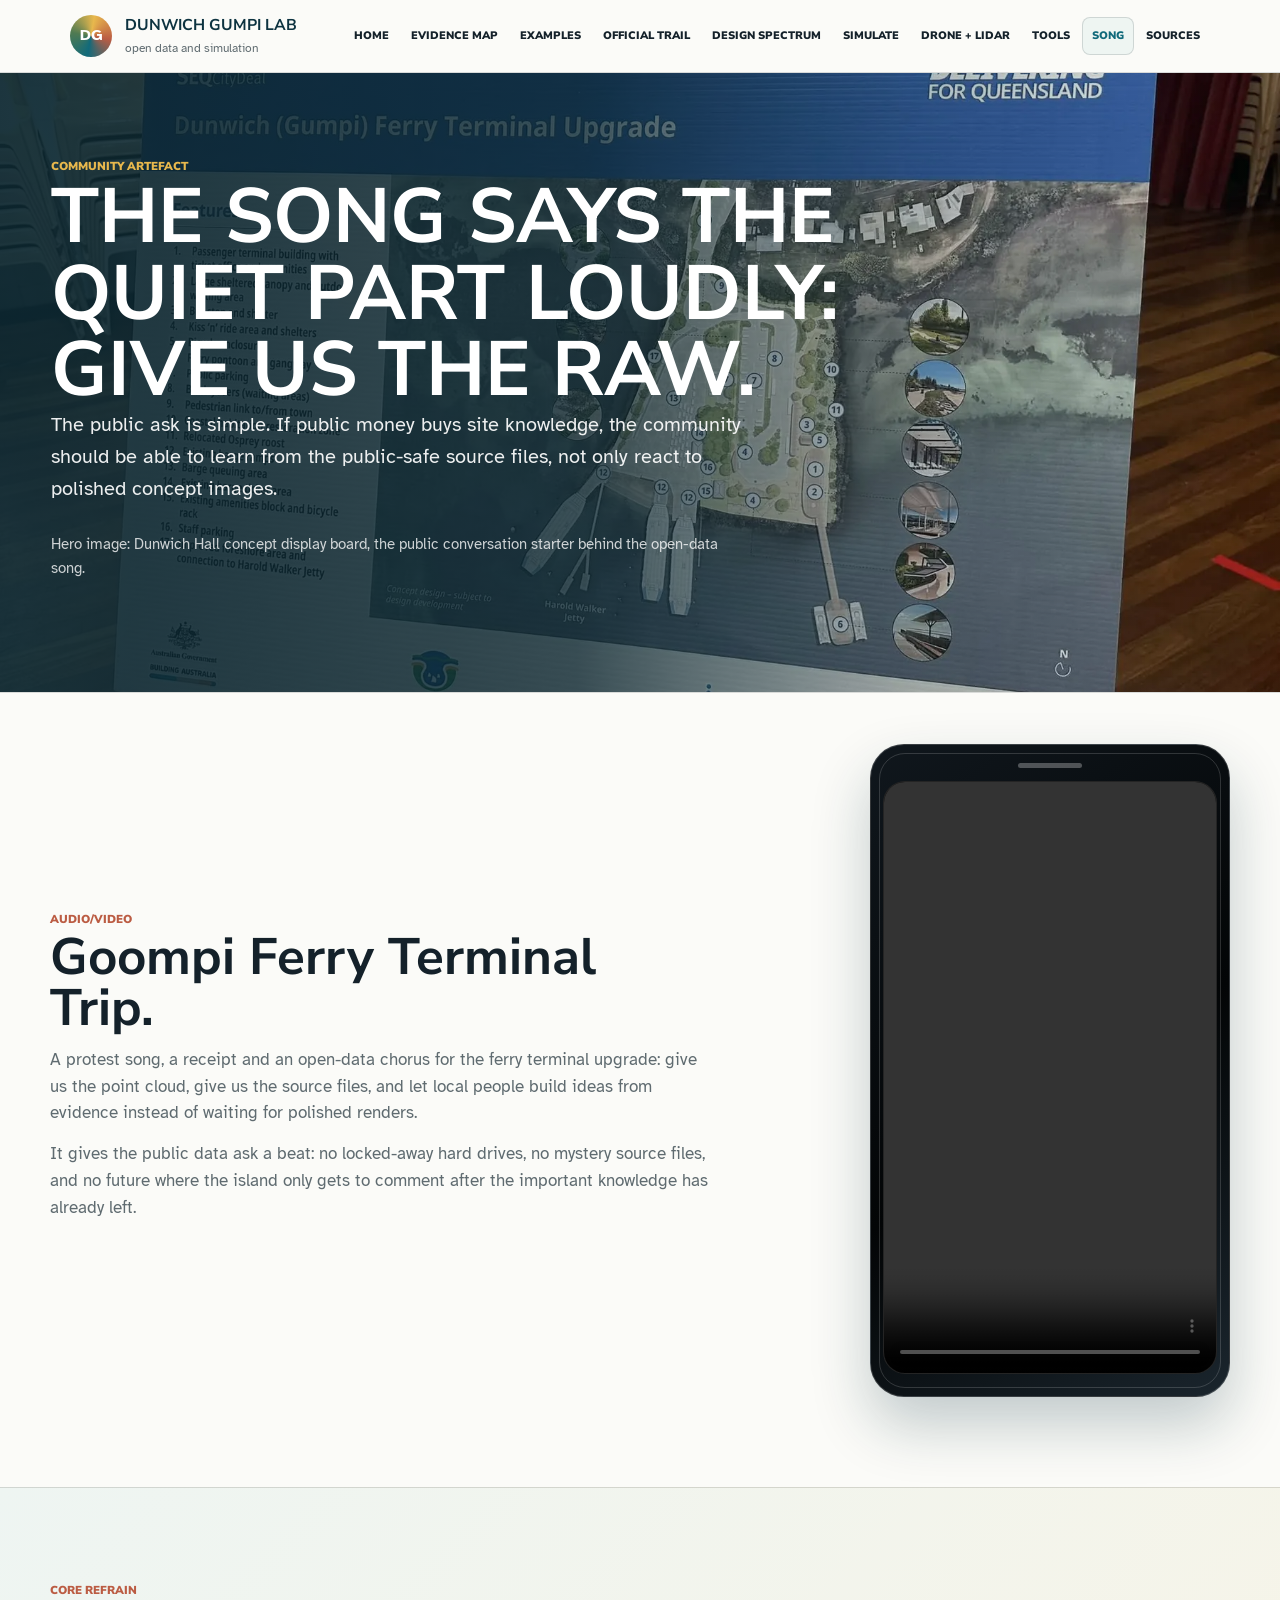
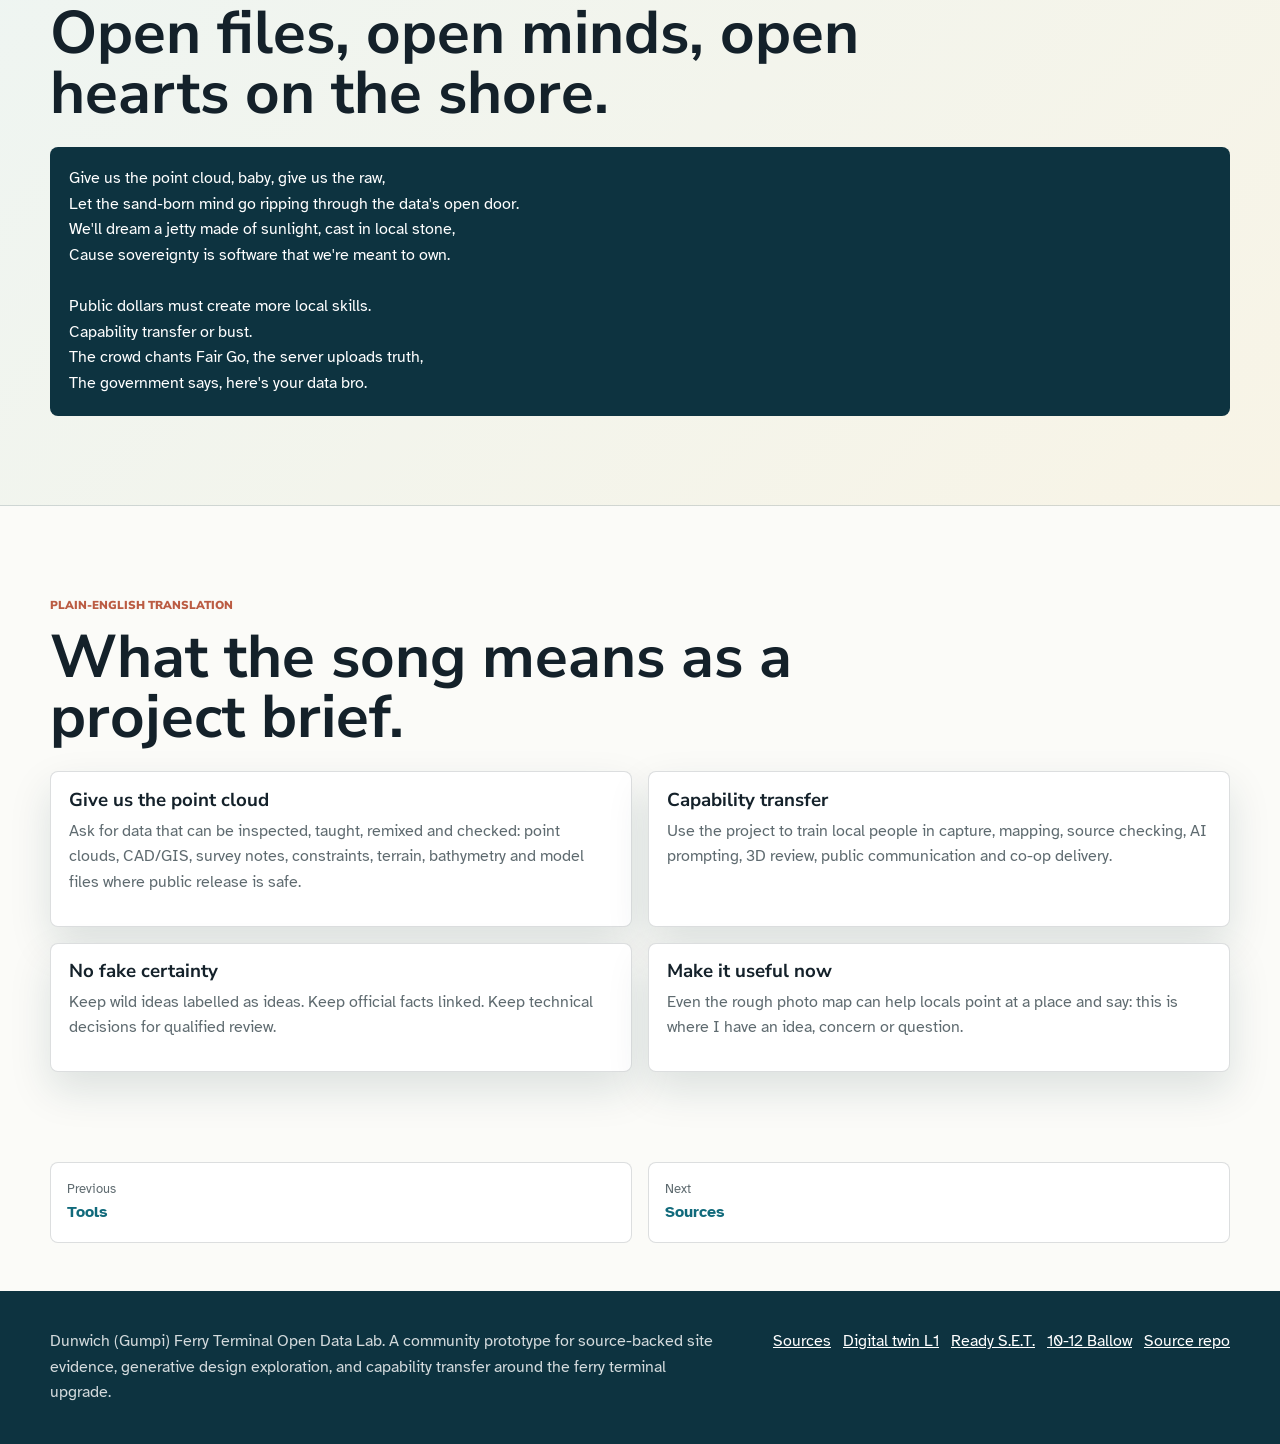
<file: song.html>
<!doctype html>
<html lang="en-AU">
  <head>
    <meta charset="utf-8">
    <meta name="viewport" content="width=device-width, initial-scale=1">
    <meta name="description" content="Community song and open-data ask for the Dunwich (Gumpi) Ferry Terminal Open Data Lab.">
    <title>Song | Dunwich (Gumpi) Ferry Terminal Open Data Lab</title>
    <link rel="preconnect" href="https://fonts.googleapis.com">
    <link rel="preconnect" href="https://fonts.gstatic.com" crossorigin>
    <link href="https://fonts.googleapis.com/css2?family=Atkinson+Hyperlegible:wght@400;700&family=Nunito+Sans:wght@700;800;900&display=swap" rel="stylesheet">
    <link rel="stylesheet" href="assets/styles.css?v=20260612-full-heroes">
    <link rel="icon" href="assets/favicon.svg" type="image/svg+xml">
  </head>
  <body data-page="song">
    <a class="skip-link" href="#main">Skip to content</a>
    <header class="site-header" data-site-header></header>
    <main id="main">
      <section class="hero page-hero" id="top" aria-labelledby="page-title">
        <img class="hero-media" src="assets/images/hall-render-board.webp" alt="Photo of the Dunwich Hall concept display board">
        <div class="hero-copy">
          <span class="section-label">Community artefact</span>
          <h1 id="page-title">The song says the quiet part loudly: give us the raw.</h1>
          <p class="hero-lede">The public ask is simple. If public money buys site knowledge, the community should be able to learn from the public-safe source files, not only react to polished concept images.</p>
          <p class="hero-caption">Hero image: Dunwich Hall concept display board, the public conversation starter behind the open-data song.</p>
        </div>
      </section>

      <section class="section song-video-section" aria-labelledby="audio-title">
        <div class="song-video-layout">
          <div class="song-video-copy">
            <span class="section-label">Audio/video</span>
            <h2 id="audio-title">Goompi Ferry Terminal Trip.</h2>
            <p>A protest song, a receipt and an open-data chorus for the ferry terminal upgrade: give us the point cloud, give us the source files, and let local people build ideas from evidence instead of waiting for polished renders.</p>
            <p>It gives the public data ask a beat: no locked-away hard drives, no mystery source files, and no future where the island only gets to comment after the important knowledge has already left.</p>
          </div>
          <div class="phone-frame" aria-label="Phone-framed video player">
            <div class="phone-speaker" aria-hidden="true"></div>
            <video class="song-video" controls preload="metadata" playsinline>
              <source src="assets/media/goompi-ferry-terminal-trip.mp4" type="video/mp4">
              Your browser does not support the video tag.
            </video>
          </div>
        </div>
      </section>

      <section class="section accent-band" aria-labelledby="lyric-title">
        <div class="wide-copy">
          <span class="section-label">Core refrain</span>
          <h2 id="lyric-title">Open files, open minds, open hearts on the shore.</h2>
        </div>
        <div class="song-block">Give us the point cloud, baby, give us the raw,
Let the sand-born mind go ripping through the data's open door.
We'll dream a jetty made of sunlight, cast in local stone,
Cause sovereignty is software that we're meant to own.

Public dollars must create more local skills.
Capability transfer or bust.
The crowd chants Fair Go, the server uploads truth,
The government says, here's your data bro.</div>
      </section>

      <section class="section" aria-labelledby="translation-title">
        <div class="section-heading">
          <span class="section-label">Plain-English translation</span>
          <h2 id="translation-title">What the song means as a project brief.</h2>
        </div>
        <div class="prompt-grid">
          <article class="prompt-card"><h3>Give us the point cloud</h3><p>Ask for data that can be inspected, taught, remixed and checked: point clouds, CAD/GIS, survey notes, constraints, terrain, bathymetry and model files where public release is safe.</p></article>
          <article class="prompt-card"><h3>Capability transfer</h3><p>Use the project to train local people in capture, mapping, source checking, AI prompting, 3D review, public communication and co-op delivery.</p></article>
          <article class="prompt-card"><h3>No fake certainty</h3><p>Keep wild ideas labelled as ideas. Keep official facts linked. Keep technical decisions for qualified review.</p></article>
          <article class="prompt-card"><h3>Make it useful now</h3><p>Even the rough photo map can help locals point at a place and say: this is where I have an idea, concern or question.</p></article>
        </div>
      </section>

      <div class="sequence-wrap" data-sequence-nav></div>
    </main>
    <footer class="site-footer" data-site-footer></footer>
    <button class="to-top" type="button" data-to-top aria-label="Back to top">Top</button>
    <script src="assets/script.js"></script>
  </body>
</html>
</file>
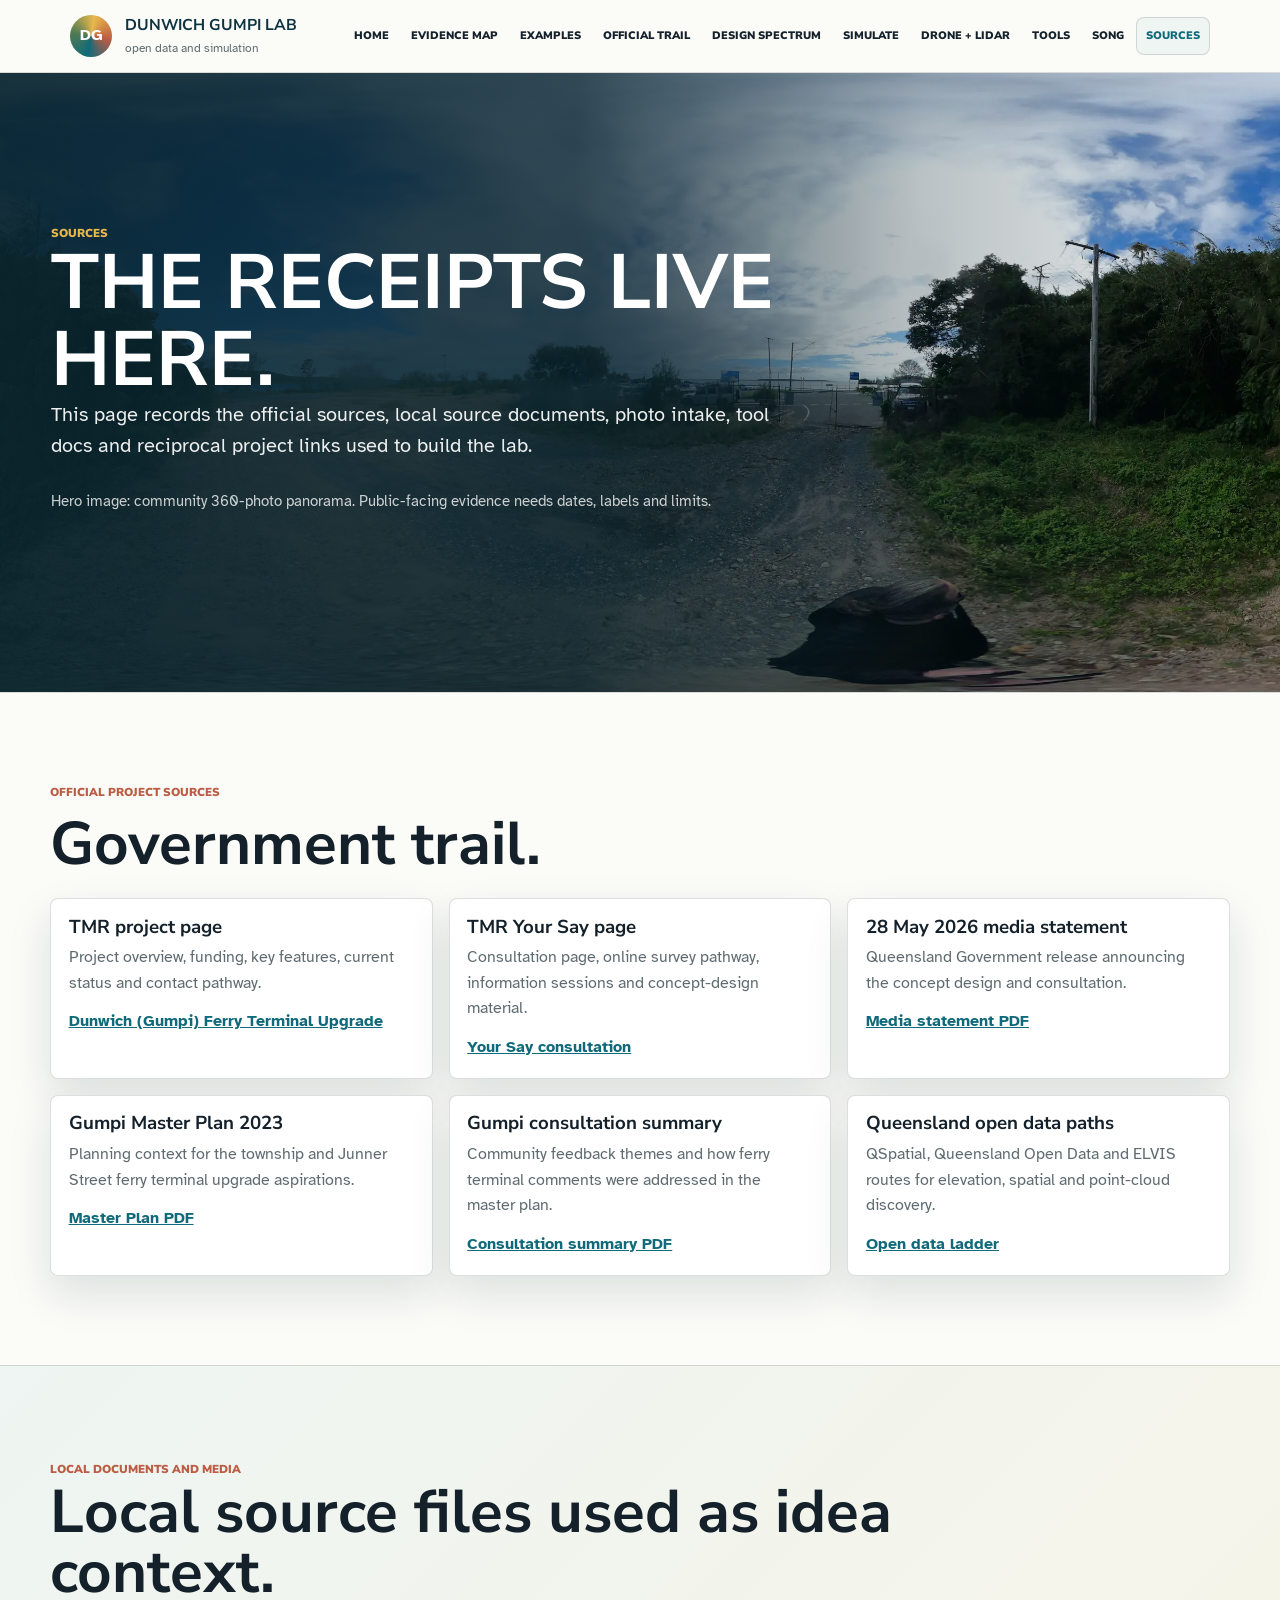
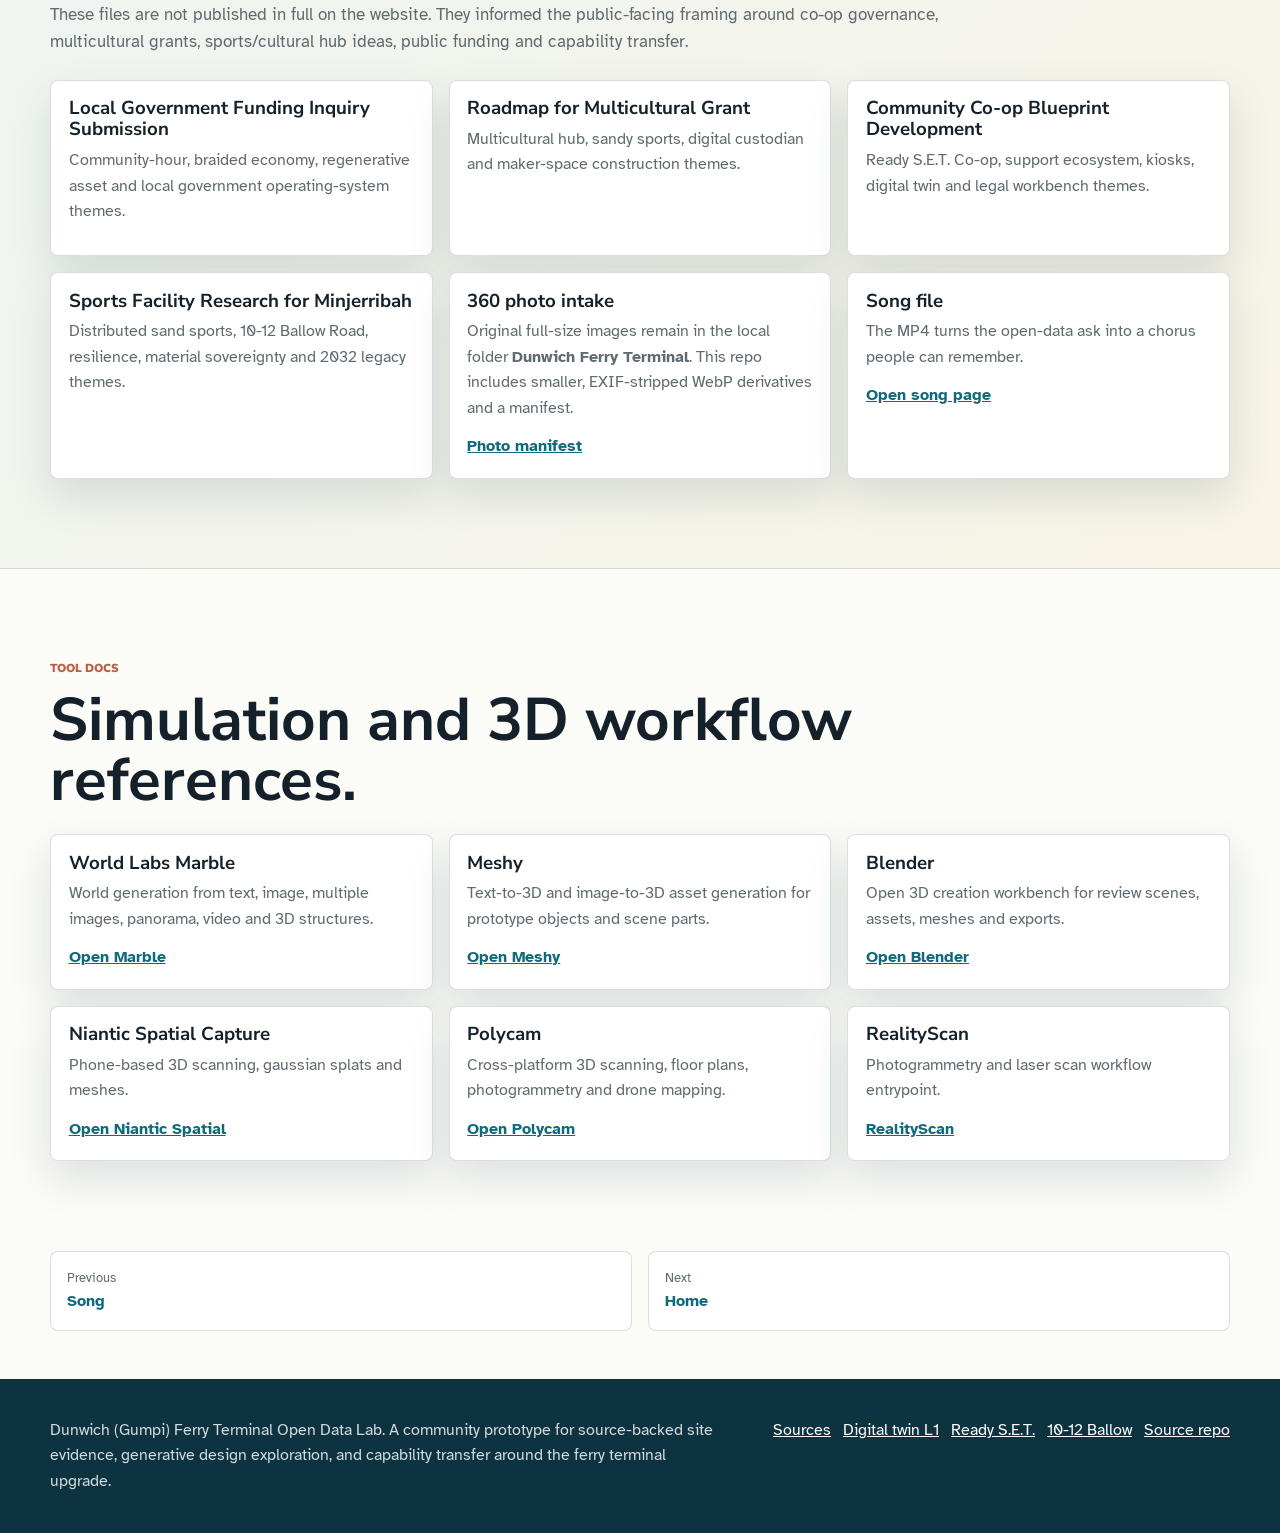
<file: sources.html>
<!doctype html>
<html lang="en-AU">
  <head>
    <meta charset="utf-8">
    <meta name="viewport" content="width=device-width, initial-scale=1">
    <meta name="description" content="Sources, document trail and repo links for the Dunwich (Gumpi) Ferry Terminal Open Data Lab.">
    <title>Sources | Dunwich (Gumpi) Ferry Terminal Open Data Lab</title>
    <link rel="preconnect" href="https://fonts.googleapis.com">
    <link rel="preconnect" href="https://fonts.gstatic.com" crossorigin>
    <link href="https://fonts.googleapis.com/css2?family=Atkinson+Hyperlegible:wght@400;700&family=Nunito+Sans:wght@700;800;900&display=swap" rel="stylesheet">
    <link rel="stylesheet" href="assets/styles.css?v=20260612-full-heroes">
    <link rel="icon" href="assets/favicon.svg" type="image/svg+xml">
  </head>
  <body data-page="sources">
    <a class="skip-link" href="#main">Skip to content</a>
    <header class="site-header" data-site-header></header>
    <main id="main">
      <section class="hero page-hero" id="top" aria-labelledby="page-title">
        <img class="hero-media" src="assets/panos/dunwich-gumpi-360-02.webp" alt="360-photo panorama from the terminal site">
        <div class="hero-copy">
          <span class="section-label">Sources</span>
          <h1 id="page-title">The receipts live here.</h1>
          <p class="hero-lede">This page records the official sources, local source documents, photo intake, tool docs and reciprocal project links used to build the lab.</p>
          <p class="hero-caption">Hero image: community 360-photo panorama. Public-facing evidence needs dates, labels and limits.</p>
        </div>
      </section>

      <section class="section" aria-labelledby="official-title">
        <div class="section-heading">
          <span class="section-label">Official project sources</span>
          <h2 id="official-title">Government trail.</h2>
        </div>
        <div class="source-grid">
          <article class="source-card"><h3>TMR project page</h3><p>Project overview, funding, key features, current status and contact pathway.</p><a href="https://www.tmr.qld.gov.au/projects/dunwich-gumpi-ferry-terminal-upgrade">Dunwich (Gumpi) Ferry Terminal Upgrade</a></article>
          <article class="source-card"><h3>TMR Your Say page</h3><p>Consultation page, online survey pathway, information sessions and concept-design material.</p><a href="https://www.yoursay-projects.tmr.qld.gov.au/dunwich-gumpi-ferry-terminal-upgrade">Your Say consultation</a></article>
          <article class="source-card"><h3>28 May 2026 media statement</h3><p>Queensland Government release announcing the concept design and consultation.</p><a href="https://www.tmr.qld.gov.au/_/media/aboutus/newsmedia/2026/ms---community-welcomed-to-have-say-on-dunwich-ferry-terminal-upgrade-design.pdf?extension=pdf&hash=46E28093D9A27E91E31EE0BA2E9E8FA6&rev=2d57e0010d974416973c0cb0913906e6&sc_lang=en&size=178650">Media statement PDF</a></article>
          <article class="source-card"><h3>Gumpi Master Plan 2023</h3><p>Planning context for the township and Junner Street ferry terminal upgrade aspirations.</p><a href="https://www.planning.qld.gov.au/__data/assets/pdf_file/0019/85501/gumpi-master-plan-2023.pdf">Master Plan PDF</a></article>
          <article class="source-card"><h3>Gumpi consultation summary</h3><p>Community feedback themes and how ferry terminal comments were addressed in the master plan.</p><a href="https://www.planning.qld.gov.au/__data/assets/pdf_file/0020/85502/public-consultation-summary-on-draft-gumpi-master-plan-2023.PDF">Consultation summary PDF</a></article>
          <article class="source-card"><h3>Queensland open data paths</h3><p>QSpatial, Queensland Open Data and ELVIS routes for elevation, spatial and point-cloud discovery.</p><a href="data-ladder.html">Open data ladder</a></article>
        </div>
      </section>

      <section class="section accent-band" aria-labelledby="local-title">
        <div class="wide-copy">
          <span class="section-label">Local documents and media</span>
          <h2 id="local-title">Local source files used as idea context.</h2>
          <p>These files are not published in full on the website. They informed the public-facing framing around co-op governance, multicultural grants, sports/cultural hub ideas, public funding and capability transfer.</p>
        </div>
        <div class="source-grid">
          <article class="source-card"><h3>Local Government Funding Inquiry Submission</h3><p>Community-hour, braided economy, regenerative asset and local government operating-system themes.</p></article>
          <article class="source-card"><h3>Roadmap for Multicultural Grant</h3><p>Multicultural hub, sandy sports, digital custodian and maker-space construction themes.</p></article>
          <article class="source-card"><h3>Community Co-op Blueprint Development</h3><p>Ready S.E.T. Co-op, support ecosystem, kiosks, digital twin and legal workbench themes.</p></article>
          <article class="source-card"><h3>Sports Facility Research for Minjerribah</h3><p>Distributed sand sports, 10-12 Ballow Road, resilience, material sovereignty and 2032 legacy themes.</p></article>
          <article class="source-card"><h3>360 photo intake</h3><p>Original full-size images remain in the local folder <strong>Dunwich Ferry Terminal</strong>. This repo includes smaller, EXIF-stripped WebP derivatives and a manifest.</p><a href="docs/photo-manifest.json">Photo manifest</a></article>
          <article class="source-card"><h3>Song file</h3><p>The MP4 turns the open-data ask into a chorus people can remember.</p><a href="song.html">Open song page</a></article>
        </div>
      </section>

      <section class="section" aria-labelledby="tool-title">
        <div class="section-heading">
          <span class="section-label">Tool docs</span>
          <h2 id="tool-title">Simulation and 3D workflow references.</h2>
        </div>
        <div class="tool-grid">
          <article class="tool-card"><h3>World Labs Marble</h3><p>World generation from text, image, multiple images, panorama, video and 3D structures.</p><a href="https://marble.worldlabs.ai/">Open Marble</a></article>
          <article class="tool-card"><h3>Meshy</h3><p>Text-to-3D and image-to-3D asset generation for prototype objects and scene parts.</p><a href="https://www.meshy.ai/">Open Meshy</a></article>
          <article class="tool-card"><h3>Blender</h3><p>Open 3D creation workbench for review scenes, assets, meshes and exports.</p><a href="https://www.blender.org/">Open Blender</a></article>
          <article class="tool-card"><h3>Niantic Spatial Capture</h3><p>Phone-based 3D scanning, gaussian splats and meshes.</p><a href="https://www.nianticspatial.com/products/capture">Open Niantic Spatial</a></article>
          <article class="tool-card"><h3>Polycam</h3><p>Cross-platform 3D scanning, floor plans, photogrammetry and drone mapping.</p><a href="https://poly.cam/">Open Polycam</a></article>
          <article class="tool-card"><h3>RealityScan</h3><p>Photogrammetry and laser scan workflow entrypoint.</p><a href="https://www.realityscan.com/">RealityScan</a></article>
        </div>
      </section>

      <div class="sequence-wrap" data-sequence-nav></div>
    </main>
    <footer class="site-footer" data-site-footer></footer>
    <button class="to-top" type="button" data-to-top aria-label="Back to top">Top</button>
    <script src="assets/script.js"></script>
  </body>
</html>
</file>
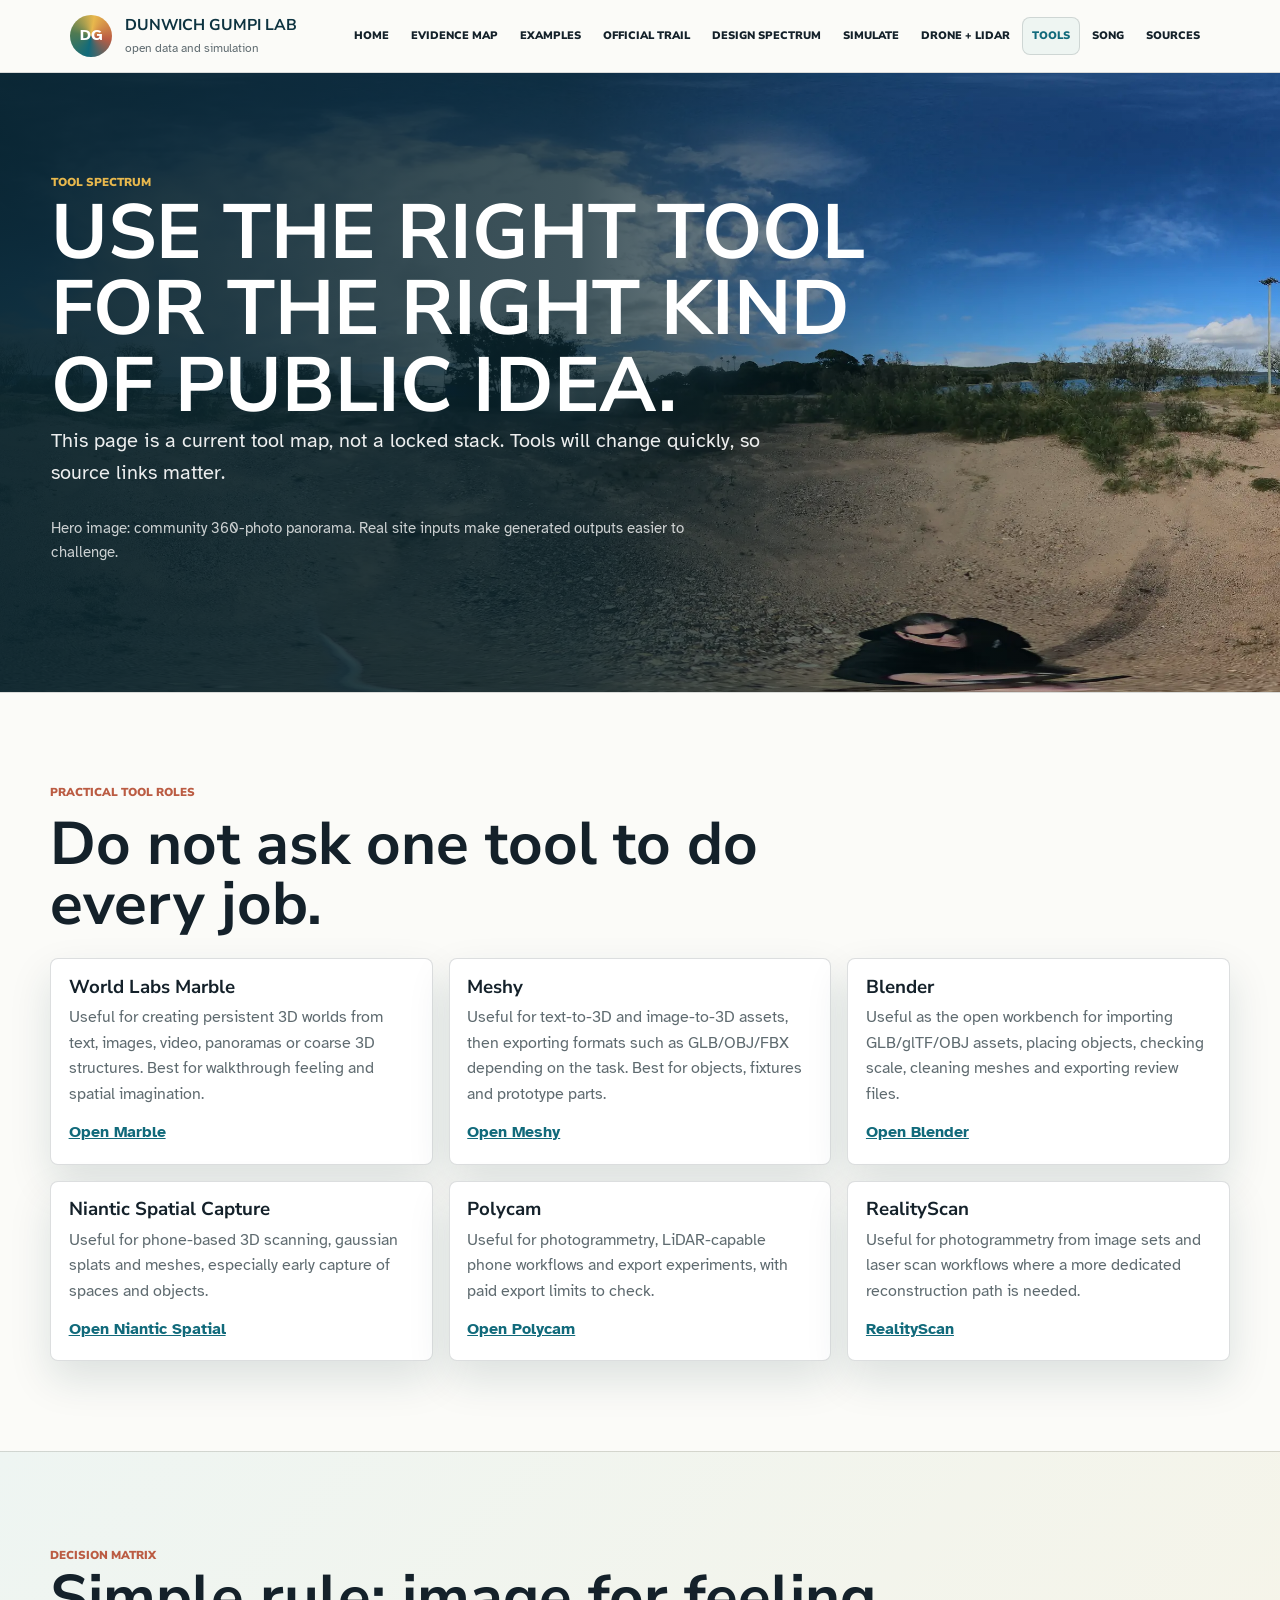
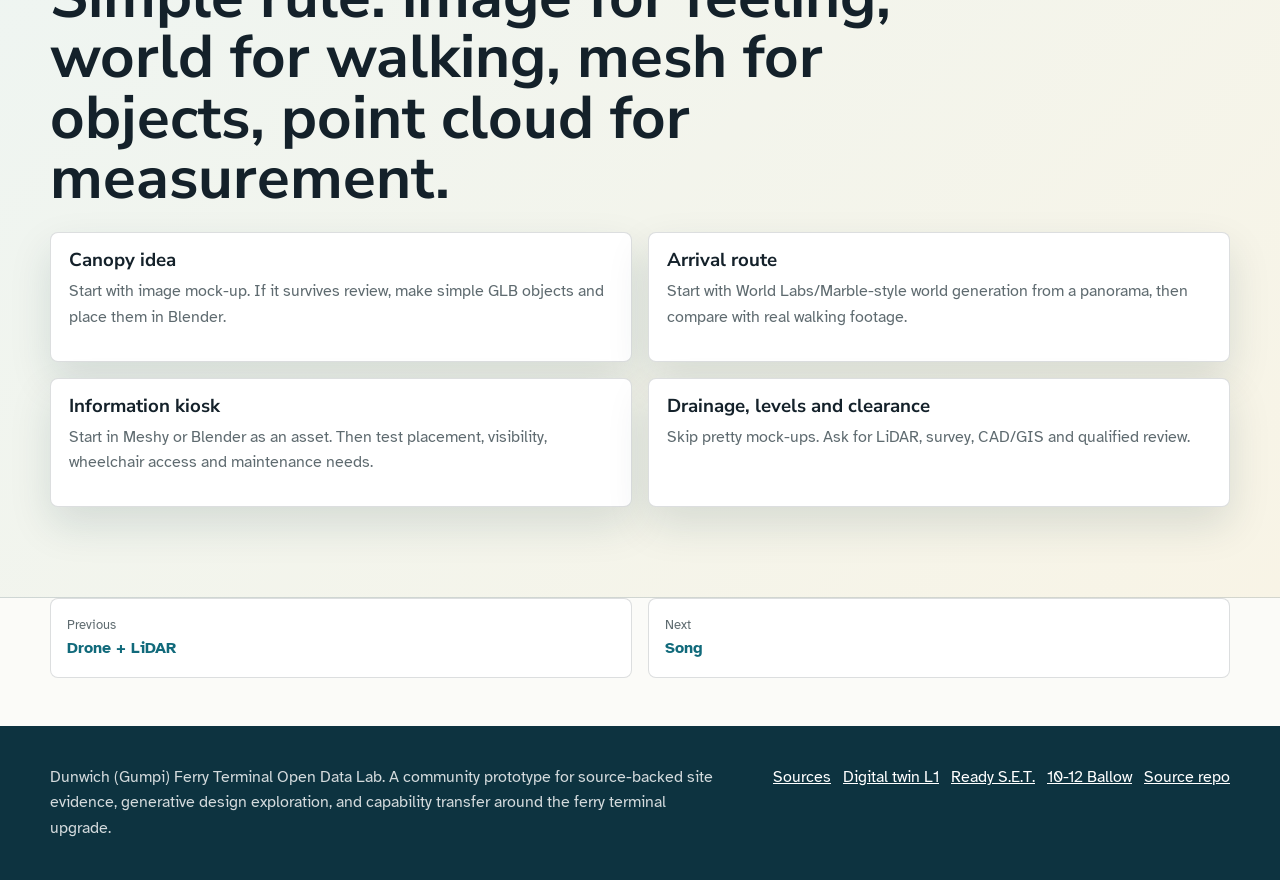
<file: tools.html>
<!doctype html>
<html lang="en-AU">
  <head>
    <meta charset="utf-8">
    <meta name="viewport" content="width=device-width, initial-scale=1">
    <meta name="description" content="Tool spectrum for Meshy, World Labs Marble, Scaniverse, Polycam, RealityScan and Blender workflows.">
    <title>Tools | Dunwich (Gumpi) Ferry Terminal Open Data Lab</title>
    <link rel="preconnect" href="https://fonts.googleapis.com">
    <link rel="preconnect" href="https://fonts.gstatic.com" crossorigin>
    <link href="https://fonts.googleapis.com/css2?family=Atkinson+Hyperlegible:wght@400;700&family=Nunito+Sans:wght@700;800;900&display=swap" rel="stylesheet">
    <link rel="stylesheet" href="assets/styles.css?v=20260612-full-heroes">
    <link rel="icon" href="assets/favicon.svg" type="image/svg+xml">
  </head>
  <body data-page="tools">
    <a class="skip-link" href="#main">Skip to content</a>
    <header class="site-header" data-site-header></header>
    <main id="main">
      <section class="hero page-hero" id="top" aria-labelledby="page-title">
        <img class="hero-media" src="assets/panos/dunwich-gumpi-360-11.webp" alt="360-photo panorama from the Dunwich ferry terminal area">
        <div class="hero-copy">
          <span class="section-label">Tool spectrum</span>
          <h1 id="page-title">Use the right tool for the right kind of public idea.</h1>
          <p class="hero-lede">This page is a current tool map, not a locked stack. Tools will change quickly, so source links matter.</p>
          <p class="hero-caption">Hero image: community 360-photo panorama. Real site inputs make generated outputs easier to challenge.</p>
        </div>
      </section>

      <section class="section" aria-labelledby="tools-title">
        <div class="section-heading">
          <span class="section-label">Practical tool roles</span>
          <h2 id="tools-title">Do not ask one tool to do every job.</h2>
        </div>
        <div class="tool-grid">
          <article class="tool-card"><h3>World Labs Marble</h3><p>Useful for creating persistent 3D worlds from text, images, video, panoramas or coarse 3D structures. Best for walkthrough feeling and spatial imagination.</p><a href="https://marble.worldlabs.ai/">Open Marble</a></article>
          <article class="tool-card"><h3>Meshy</h3><p>Useful for text-to-3D and image-to-3D assets, then exporting formats such as GLB/OBJ/FBX depending on the task. Best for objects, fixtures and prototype parts.</p><a href="https://www.meshy.ai/">Open Meshy</a></article>
          <article class="tool-card"><h3>Blender</h3><p>Useful as the open workbench for importing GLB/glTF/OBJ assets, placing objects, checking scale, cleaning meshes and exporting review files.</p><a href="https://www.blender.org/">Open Blender</a></article>
          <article class="tool-card"><h3>Niantic Spatial Capture</h3><p>Useful for phone-based 3D scanning, gaussian splats and meshes, especially early capture of spaces and objects.</p><a href="https://www.nianticspatial.com/products/capture">Open Niantic Spatial</a></article>
          <article class="tool-card"><h3>Polycam</h3><p>Useful for photogrammetry, LiDAR-capable phone workflows and export experiments, with paid export limits to check.</p><a href="https://poly.cam/">Open Polycam</a></article>
          <article class="tool-card"><h3>RealityScan</h3><p>Useful for photogrammetry from image sets and laser scan workflows where a more dedicated reconstruction path is needed.</p><a href="https://www.realityscan.com/">RealityScan</a></article>
        </div>
      </section>

      <section class="section accent-band" aria-labelledby="matrix-title">
        <div class="wide-copy">
          <span class="section-label">Decision matrix</span>
          <h2 id="matrix-title">Simple rule: image for feeling, world for walking, mesh for objects, point cloud for measurement.</h2>
        </div>
        <div class="scenario-grid">
          <article class="scenario-card"><h3>Canopy idea</h3><p>Start with image mock-up. If it survives review, make simple GLB objects and place them in Blender.</p></article>
          <article class="scenario-card"><h3>Arrival route</h3><p>Start with World Labs/Marble-style world generation from a panorama, then compare with real walking footage.</p></article>
          <article class="scenario-card"><h3>Information kiosk</h3><p>Start in Meshy or Blender as an asset. Then test placement, visibility, wheelchair access and maintenance needs.</p></article>
          <article class="scenario-card"><h3>Drainage, levels and clearance</h3><p>Skip pretty mock-ups. Ask for LiDAR, survey, CAD/GIS and qualified review.</p></article>
        </div>
      </section>

      <div class="sequence-wrap" data-sequence-nav></div>
    </main>
    <footer class="site-footer" data-site-footer></footer>
    <button class="to-top" type="button" data-to-top aria-label="Back to top">Top</button>
    <script src="assets/script.js"></script>
  </body>
</html>
</file>
<file: assets/styles.css>
:root {
  --ink: #14212a;
  --muted: #5f6b70;
  --paper: #fbfbf8;
  --white: #ffffff;
  --mist: #eef5f2;
  --line: rgba(20, 33, 42, .15);
  --deep: #0d3340;
  --bay: #116a7b;
  --leaf: #4f7a52;
  --clay: #bb5c43;
  --sun: #e8b84d;
  --violet: #6255a5;
  --shadow: 0 18px 42px rgba(13, 51, 64, .13);
  --radius: 8px;
  color-scheme: light;
}

* {
  box-sizing: border-box;
}

html {
  scroll-behavior: smooth;
  overflow-x: hidden;
}

body {
  margin: 0;
  font-family: "Atkinson Hyperlegible", Arial, sans-serif;
  color: var(--ink);
  background: var(--paper);
  line-height: 1.6;
  overflow-x: hidden;
}

img {
  display: block;
  max-width: 100%;
}

a {
  color: inherit;
}

.skip-link {
  position: absolute;
  top: -100px;
  left: 1rem;
  z-index: 40;
  padding: .75rem 1rem;
  border-radius: var(--radius);
  background: var(--deep);
  color: var(--white);
}

.skip-link:focus {
  top: 1rem;
}

.site-header {
  position: sticky;
  top: 0;
  z-index: 30;
  background: rgba(251, 251, 248, .93);
  border-bottom: 1px solid var(--line);
  backdrop-filter: blur(14px);
}

.nav {
  max-width: 1180px;
  min-height: 72px;
  margin: 0 auto;
  padding: 0 1.25rem;
  display: flex;
  align-items: center;
  justify-content: space-between;
  gap: 1rem;
}

.brand {
  min-width: 240px;
  display: inline-flex;
  align-items: center;
  gap: .8rem;
  text-decoration: none;
}

.brand-mark {
  width: 42px;
  height: 42px;
  border-radius: 50%;
  display: grid;
  place-items: center;
  background: conic-gradient(from 190deg, var(--bay), var(--leaf), var(--sun), var(--clay), var(--bay));
  color: var(--white);
  font-weight: 900;
  letter-spacing: 0;
}

.brand-text {
  display: grid;
  gap: .04rem;
}

.brand-text strong,
h1,
h2,
h3,
.nav-links a,
.button,
.section-label,
.stat strong {
  font-family: "Nunito Sans", Arial, sans-serif;
}

.brand-text strong {
  color: var(--deep);
  font-size: .98rem;
  text-transform: uppercase;
}

.brand-text span {
  color: var(--muted);
  font-size: .78rem;
}

.nav-links {
  display: flex;
  justify-content: flex-end;
  align-items: center;
  gap: .15rem;
  flex-wrap: wrap;
}

.nav-links a {
  text-decoration: none;
  text-transform: uppercase;
  font-size: .68rem;
  font-weight: 900;
  padding: .56rem .55rem;
  border: 1px solid transparent;
  border-radius: var(--radius);
}

.nav-links a:hover,
.nav-links a[aria-current="page"] {
  background: var(--mist);
  border-color: var(--line);
  color: var(--bay);
}

.nav-toggle {
  display: none;
  border: 1px solid var(--line);
  background: var(--white);
  color: var(--ink);
  border-radius: var(--radius);
  min-height: 42px;
  padding: .6rem .85rem;
  font-weight: 900;
}

.hero {
  position: relative;
  min-height: min(780px, calc(100vh - 72px));
  overflow: hidden;
  display: flex;
  align-items: center;
  border-bottom: 1px solid var(--line);
}

.hero-media {
  position: absolute;
  inset: 0;
  width: 100%;
  height: 100%;
  object-fit: cover;
}

.hero::before {
  content: "";
  position: absolute;
  inset: 0;
  z-index: 1;
  background: linear-gradient(90deg, rgba(9, 36, 46, .92) 0%, rgba(9, 36, 46, .78) 45%, rgba(9, 36, 46, .28) 72%, rgba(9, 36, 46, .05) 100%);
}

.hero-copy {
  position: relative;
  z-index: 2;
  width: min(780px, calc(100% - 2rem));
  margin-left: clamp(1.25rem, 4vw, 4.75rem);
  padding: 5rem 0 7rem;
  color: var(--white);
}

.hero-copy h1 {
  margin: 0 0 1.25rem;
  font-size: clamp(3rem, 7vw, 7.2rem);
  line-height: .9;
  letter-spacing: 0;
  text-transform: uppercase;
}

.hero-copy h1 span {
  display: block;
}

.hero-lede,
.lede {
  margin: 0;
  max-width: 720px;
  font-size: clamp(1.03rem, 1.6vw, 1.24rem);
}

.hero-lede {
  color: rgba(255, 255, 255, .92);
  margin-bottom: 1.7rem;
}

.hero-actions,
.button-row {
  display: flex;
  flex-wrap: wrap;
  gap: .75rem;
}

.button {
  display: inline-flex;
  justify-content: center;
  align-items: center;
  min-height: 46px;
  padding: .75rem 1rem;
  border: 1px solid currentColor;
  border-radius: var(--radius);
  text-decoration: none;
  text-transform: uppercase;
  font-size: .76rem;
  font-weight: 900;
  cursor: pointer;
}

.small-button {
  min-height: 38px;
  padding: .58rem .72rem;
  font-size: .68rem;
}

.button.primary {
  color: #172018;
  background: var(--sun);
  border-color: #c79524;
}

.button.secondary {
  color: var(--white);
  background: rgba(255, 255, 255, .1);
  border-color: rgba(255, 255, 255, .55);
}

.button.ghost {
  color: var(--deep);
  background: var(--white);
  border-color: var(--line);
}

.notice-band {
  display: grid;
  grid-template-columns: minmax(180px, .4fr) 1fr;
  gap: 1rem;
  align-items: center;
  padding: 1.1rem clamp(1.25rem, 4vw, 4.5rem);
  background: var(--deep);
  color: var(--white);
}

.notice-band strong {
  color: var(--sun);
}

.home-video-band {
  width: 100%;
  padding: clamp(3.5rem, 7vw, 6rem) 1.25rem;
  background:
    linear-gradient(110deg, rgba(13, 51, 64, .96), rgba(17, 106, 123, .84)),
    var(--deep);
  color: var(--white);
}

.home-video-layout {
  width: min(1180px, 100%);
  margin: 0 auto;
  display: grid;
  grid-template-columns: minmax(0, 1fr) minmax(280px, 420px);
  gap: clamp(1.5rem, 5vw, 4rem);
  align-items: center;
}

.home-video-copy {
  max-width: 560px;
}

.home-video-copy h2 {
  margin: 0 0 1rem;
  font-size: clamp(2.4rem, 5vw, 5.2rem);
  line-height: .95;
}

.home-video-copy p {
  margin: 0 0 1.35rem;
  color: rgba(255, 255, 255, .84);
  font-size: clamp(1.02rem, 1.5vw, 1.18rem);
}

.home-video-band .section-label {
  color: var(--sun);
}

.phone-frame.home-phone-frame {
  width: min(100%, 400px);
  box-shadow: 0 34px 72px rgba(0, 0, 0, .34);
}

.home-phone-frame .home-portrait-video {
  object-fit: cover;
}

.section,
.page-hero {
  width: min(1180px, calc(100% - 2.5rem));
  margin: 0 auto;
  padding: clamp(3.5rem, 7vw, 6rem) 0;
}

.page-hero {
  display: grid;
  grid-template-columns: minmax(0, 1.05fr) minmax(280px, .95fr);
  gap: clamp(2rem, 5vw, 4rem);
  align-items: center;
}

.page-hero h1,
.section-heading h2,
.wide-copy h2 {
  margin: 0;
  font-size: clamp(2.25rem, 4.7vw, 4.8rem);
  line-height: 1;
  letter-spacing: 0;
}

.page-hero .lede {
  color: var(--muted);
  margin-top: 1rem;
}

.hero.page-hero {
  width: 100%;
  max-width: none;
  min-height: min(620px, calc(100vh - 72px));
  margin: 0;
  padding: 0;
  display: flex;
  gap: 0;
  grid-template-columns: none;
}

.hero.page-hero .hero-copy {
  width: min(860px, calc(100% - 2rem));
}

.hero.page-hero .hero-copy h1 {
  font-size: clamp(2.7rem, 6vw, 6.3rem);
}

.hero.page-hero .hero-lede {
  color: rgba(255, 255, 255, .92);
}

.hero.page-hero .section-label {
  color: var(--sun);
}

.hero-caption {
  max-width: 700px;
  margin: .95rem 0 0;
  color: rgba(255, 255, 255, .78);
  font-size: .94rem;
}

.section-heading {
  display: grid;
  gap: .8rem;
  max-width: 820px;
  margin-bottom: 1.5rem;
}

.section-heading p,
.wide-copy p {
  margin: 0;
  color: var(--muted);
  font-size: 1.05rem;
}

.section-label {
  color: var(--clay);
  font-size: .72rem;
  text-transform: uppercase;
  font-weight: 900;
}

.media-card,
.feature-card,
.source-card,
.scenario-card,
.tool-card,
.prompt-card {
  background: var(--white);
  border: 1px solid var(--line);
  border-radius: var(--radius);
  box-shadow: var(--shadow);
  overflow: hidden;
}

.media-card img {
  width: 100%;
  aspect-ratio: 4 / 3;
  object-fit: cover;
}

.media-card figcaption {
  padding: .85rem 1rem 1rem;
  color: var(--muted);
  font-size: .92rem;
}

.stats-row,
.card-grid,
.source-grid,
.tool-grid,
.scenario-grid,
.prompt-grid {
  display: grid;
  gap: 1rem;
}

.stats-row {
  grid-template-columns: repeat(4, minmax(0, 1fr));
}

.stat {
  padding: 1rem;
  border: 1px solid var(--line);
  border-radius: var(--radius);
  background: var(--white);
}

.stat strong {
  display: block;
  color: var(--deep);
  font-size: clamp(1.6rem, 3vw, 2.4rem);
  line-height: 1;
}

.stat span {
  color: var(--muted);
  font-size: .92rem;
}

.card-grid {
  grid-template-columns: repeat(4, minmax(0, 1fr));
}

.source-grid,
.tool-grid {
  grid-template-columns: repeat(3, minmax(0, 1fr));
}

.scenario-grid {
  grid-template-columns: repeat(2, minmax(0, 1fr));
}

.prompt-grid {
  grid-template-columns: repeat(2, minmax(0, 1fr));
}

.feature-card,
.source-card,
.scenario-card,
.tool-card,
.prompt-card {
  padding: 1.1rem;
}

.feature-card {
  position: relative;
  display: grid;
  grid-template-rows: auto auto 1fr auto;
}

.feature-card[data-image-label]::before {
  content: attr(data-image-label);
  position: absolute;
  top: .7rem;
  left: .7rem;
  z-index: 2;
  padding: .3rem .48rem;
  border: 1px solid rgba(255, 255, 255, .56);
  border-radius: 999px;
  background: rgba(13, 51, 64, .78);
  color: var(--white);
  font-size: .68rem;
  font-weight: 900;
  text-transform: uppercase;
}

.feature-card img {
  width: calc(100% + 2.2rem);
  margin: -1.1rem -1.1rem 1rem;
  aspect-ratio: 16 / 9;
  object-fit: cover;
  background: #e8eee9;
  border-bottom: 1px solid var(--line);
}

.feature-card img.image-contain {
  object-fit: contain;
  padding: .55rem;
  background:
    linear-gradient(135deg, rgba(238, 245, 242, .9), rgba(248, 244, 230, .9)),
    #f4f2e8;
}

.feature-card h3,
.source-card h3,
.scenario-card h3,
.tool-card h3,
.prompt-card h3 {
  margin: 0 0 .45rem;
  line-height: 1.14;
}

.feature-card p,
.source-card p,
.scenario-card p,
.tool-card p,
.prompt-card p {
  margin: 0 0 .8rem;
  color: var(--muted);
}

.feature-card a,
.source-card a,
.tool-card a,
.prompt-card a {
  align-self: end;
  color: var(--bay);
  font-weight: 800;
}

.accent-band {
  width: 100%;
  max-width: none;
  padding: clamp(3.5rem, 7vw, 6rem) max(1.25rem, calc((100% - 1180px) / 2));
  background: linear-gradient(135deg, #eef5f2 0%, #f8f4e6 100%);
  border-top: 1px solid var(--line);
  border-bottom: 1px solid var(--line);
}

.wide-copy {
  max-width: 920px;
  margin-bottom: 1.5rem;
}

.examples-hero .hero-actions {
  margin-top: 1.5rem;
}

.example-hero-card img {
  aspect-ratio: 16 / 10;
}

.example-boundary {
  margin-top: 0;
}

.community-example-grid {
  display: grid;
  grid-template-columns: repeat(2, minmax(0, 1fr));
  gap: 1rem;
}

.community-example-card {
  display: grid;
  grid-template-rows: auto 1fr;
  overflow: hidden;
  background: var(--white);
  border: 1px solid var(--line);
  border-radius: var(--radius);
  box-shadow: var(--shadow);
}

.community-example-card.feature-example {
  grid-column: 1 / -1;
  grid-template-columns: minmax(0, 1.25fr) minmax(320px, .75fr);
  grid-template-rows: auto;
}

.community-example-card figure {
  margin: 0;
  display: grid;
  grid-template-rows: 1fr auto;
  background: var(--deep);
}

.community-example-card img {
  width: 100%;
  height: 100%;
  min-height: 260px;
  aspect-ratio: 16 / 9;
  object-fit: contain;
  background: linear-gradient(135deg, #082833, #143f49);
}

.community-example-card figcaption {
  padding: .55rem .75rem;
  color: rgba(255, 255, 255, .86);
  font-size: .78rem;
}

.community-example-copy {
  padding: 1rem;
}

.community-example-copy h3 {
  margin: .35rem 0 .55rem;
  line-height: 1.1;
}

.community-example-copy p {
  margin: 0 0 .85rem;
  color: var(--muted);
}

.community-example-copy p:last-child {
  margin-bottom: 0;
}

.rodney-process-note {
  margin-bottom: 1rem;
}

.rodney-process-note p:last-child {
  margin-bottom: 0;
}

.example-status {
  display: inline-block;
  color: var(--clay);
  font-family: "Nunito Sans", Arial, sans-serif;
  font-size: .68rem;
  font-weight: 900;
  letter-spacing: 0;
  text-transform: uppercase;
}

.example-submit-grid {
  display: grid;
  grid-template-columns: repeat(4, minmax(0, 1fr));
  gap: 1rem;
}

.example-cta {
  display: flex;
  flex-wrap: wrap;
  gap: 1rem;
  align-items: center;
  justify-content: space-between;
  margin-top: 1rem;
  padding: 1rem;
  background: var(--white);
  border: 1px solid var(--line);
  border-radius: var(--radius);
}

.example-cta p {
  margin: 0;
  color: var(--muted);
}

.method-list {
  display: grid;
  gap: .9rem;
  counter-reset: method;
}

.method-item {
  counter-increment: method;
  display: grid;
  grid-template-columns: 54px 1fr;
  gap: 1rem;
  align-items: start;
  padding: 1rem;
  background: var(--white);
  border: 1px solid var(--line);
  border-radius: var(--radius);
}

.method-item::before {
  content: counter(method);
  display: grid;
  place-items: center;
  width: 46px;
  height: 46px;
  border-radius: 50%;
  background: var(--bay);
  color: var(--white);
  font-weight: 900;
}

.method-item h3,
.method-item p {
  margin: 0;
}

.method-item p {
  color: var(--muted);
}

.evidence-workspace-section {
  width: min(1880px, calc(100% - 1.25rem));
}

.evidence-workspace {
  display: grid;
  grid-template-columns: minmax(0, 1fr) minmax(300px, 400px);
  gap: clamp(.9rem, 1.35vw, 1.35rem);
  align-items: start;
}

.idea-workbench {
  grid-column: 1 / -1;
}

.evidence-map-column {
  display: grid;
  gap: .85rem;
}

.compat-note {
  max-width: 920px;
  margin-top: .9rem;
  padding: .8rem 1rem;
  border: 1px solid rgba(187, 92, 67, .26);
  border-left: 6px solid var(--clay);
  border-radius: var(--radius);
  background: rgba(248, 244, 230, .78);
  color: var(--muted);
  font-size: .95rem;
}

.map-layout {
  display: grid;
  grid-template-columns: minmax(0, 1.25fr) minmax(280px, .75fr);
  gap: 1rem;
  align-items: stretch;
}

.map-panel {
  background: var(--white);
  border: 1px solid var(--line);
  border-radius: var(--radius);
  overflow: hidden;
  box-shadow: var(--shadow);
}

.map-canvas {
  position: relative;
  aspect-ratio: 1054 / 850;
  min-height: 0;
  background:
    linear-gradient(rgba(7, 21, 34, .05), rgba(7, 21, 34, .05)),
    url("images/ferry-terminal-site-map-google.webp") center / contain no-repeat,
    #08151f;
  overflow: hidden;
}

.map-canvas::before {
  content: "";
  position: absolute;
  inset: 0;
  background: rgba(7, 21, 34, .03);
  pointer-events: none;
}

.map-canvas::after {
  content: "Rounded GPS photo points over supplied satellite map";
  position: absolute;
  left: 1rem;
  top: 1rem;
  padding: .35rem .55rem;
  background: rgba(255, 255, 255, .86);
  border: 1px solid var(--line);
  border-radius: var(--radius);
  color: var(--muted);
  font-size: .8rem;
}

.compact-map-panel .map-canvas {
  min-height: 0;
}

.compact-map-panel .map-canvas::after {
  content: "Rounded GPS photo points";
}

.compact-map-panel .map-point {
  width: 1.42rem;
  height: 1.42rem;
  font-size: .58rem;
}

.map-point {
  position: absolute;
  z-index: 3;
  width: 1.55rem;
  height: 1.55rem;
  transform: translate(-50%, -50%);
  border: 2px solid var(--ink);
  border-radius: 50%;
  background: var(--sun);
  color: var(--ink);
  box-shadow: 0 5px 14px rgba(7, 21, 34, .32);
  cursor: pointer;
  display: inline-flex;
  align-items: center;
  justify-content: center;
  padding: 0;
  text-align: center;
  font-variant-numeric: tabular-nums;
  font-feature-settings: "tnum" 1, "lnum" 1;
  font-size: .64rem;
  font-weight: 900;
  line-height: 1;
}

.map-point.map-zone-water {
  background: #43c7c7;
}

.map-point.map-zone-foreshore {
  background: #61b881;
}

.map-point.map-zone-road {
  background: var(--clay);
  color: var(--white);
}

.map-point.active {
  z-index: 4;
  background: var(--violet);
  border-color: var(--white);
  color: var(--white);
  outline: 3px solid rgba(255, 255, 255, .7);
  transform: translate(-50%, -50%) scale(1.12);
}

.map-side {
  display: grid;
  grid-template-rows: auto auto 1fr;
  gap: 1rem;
}

.photo-preview {
  padding: 1rem;
  background: var(--white);
  border: 1px solid var(--line);
  border-radius: var(--radius);
  box-shadow: var(--shadow);
}

.selected-photo-frame {
  position: relative;
  margin: 0;
  overflow: hidden;
  border-radius: var(--radius);
  border: 1px solid var(--line);
  background: var(--deep);
}

.selected-photo-frame img {
  width: 100%;
  aspect-ratio: 2 / 1;
  object-fit: cover;
}

.selected-photo-frame span,
.pano-tag,
.thumb-list span {
  position: absolute;
  z-index: 2;
  border-radius: 999px;
  background: rgba(13, 51, 64, .8);
  color: var(--white);
  font-size: .68rem;
  font-weight: 900;
  text-transform: uppercase;
}

.selected-photo-frame span {
  left: .55rem;
  bottom: .55rem;
  padding: .32rem .5rem;
}

.photo-preview h3 {
  margin: .9rem 0 .25rem;
}

.photo-preview p {
  margin: 0;
  color: var(--muted);
}

.photo-preview .photo-meta {
  margin-bottom: .35rem;
  font-size: .86rem;
}

.selected-photo-compact {
  display: grid;
  grid-template-columns: 112px 1fr;
  gap: .8rem;
  align-items: center;
}

.selected-photo-compact img {
  width: 112px;
  aspect-ratio: 2 / 1;
  object-fit: cover;
  border: 1px solid var(--line);
  border-radius: var(--radius);
  background: var(--deep);
}

.selected-photo-compact h3 {
  margin: .1rem 0 .2rem;
  font-size: 1.05rem;
  line-height: 1.1;
}

.selected-photo-compact .section-label {
  font-size: .6rem;
}

.download-panel {
  padding: 1rem;
  background: var(--white);
  border: 1px solid var(--line);
  border-radius: var(--radius);
  box-shadow: var(--shadow);
}

.download-panel h3,
.download-panel p {
  margin: 0;
}

.download-panel p {
  color: var(--muted);
  margin-top: .2rem;
}

.download-actions {
  display: flex;
  flex-wrap: wrap;
  gap: .5rem;
  margin-top: .85rem;
}

.download-actions .button {
  flex: 1 1 135px;
}

.compact-disclosure,
.thumb-drawer {
  padding: .9rem 1rem;
  background: var(--white);
  border: 1px solid var(--line);
  border-radius: var(--radius);
  box-shadow: var(--shadow);
}

.compact-disclosure summary,
.thumb-drawer summary,
.prompt-drawer summary {
  cursor: pointer;
  font-family: "Nunito Sans", Arial, sans-serif;
  font-size: .72rem;
  font-weight: 900;
  text-transform: uppercase;
}

.compact-disclosure[open] summary,
.thumb-drawer[open] summary,
.prompt-drawer[open] summary {
  margin-bottom: .75rem;
}

.thumb-drawer .thumb-list {
  max-height: 430px;
  padding: 0;
}

.thumb-list {
  display: grid;
  grid-template-columns: repeat(2, minmax(0, 1fr));
  gap: .8rem;
  max-height: 560px;
  overflow: auto;
  padding: .3rem;
}

.thumb-item {
  display: grid;
  gap: .25rem;
}

.thumb-list button {
  position: relative;
  padding: 0;
  border: 2px solid transparent;
  border-radius: var(--radius);
  background: var(--white);
  overflow: hidden;
  cursor: pointer;
}

.thumb-list button.active {
  border-color: var(--violet);
}

.thumb-list img {
  width: 100%;
  aspect-ratio: 2.35 / 1;
  object-fit: cover;
}

.thumb-list span {
  left: .28rem;
  bottom: .28rem;
  padding: .18rem .34rem;
  background: rgba(20, 33, 42, .78);
  font-size: .58rem;
}

.thumb-select {
  display: flex;
  align-items: center;
  gap: .3rem;
  color: var(--muted);
  font-size: .72rem;
}

.thumb-select input {
  accent-color: var(--bay);
}

.pano-viewer {
  padding: 1rem;
  background: var(--deep);
  color: var(--white);
  border-radius: var(--radius);
}

.main-pano-viewer {
  min-height: 100%;
  padding: clamp(1rem, 2vw, 1.35rem);
  border: 1px solid rgba(255, 255, 255, .16);
  box-shadow: 0 28px 60px rgba(13, 51, 64, .18);
}

.pano-header {
  display: flex;
  justify-content: space-between;
  gap: 1rem;
  align-items: flex-start;
}

.pano-header h3,
.pano-header p {
  margin-top: 0;
}

.pano-header h3 {
  margin-bottom: .45rem;
  font-size: clamp(1.45rem, 3vw, 2.4rem);
  line-height: 1;
}

.pano-header p {
  max-width: 820px;
  margin-bottom: 1rem;
  color: rgba(255, 255, 255, .82);
}

.pano-tag {
  position: static;
  flex: 0 0 auto;
  padding: .34rem .55rem;
  background: rgba(255, 255, 255, .16);
  border: 1px solid rgba(255, 255, 255, .24);
}

.pano-scroll {
  overflow-x: auto;
  border-radius: var(--radius);
  border: 1px solid rgba(255, 255, 255, .22);
}

.pano-scroll img {
  max-width: none;
  width: 1800px;
  height: 900px;
  object-fit: cover;
}

.pano-workbench {
  display: grid;
  grid-template-columns: minmax(0, 1fr) minmax(260px, .42fr);
  gap: 1rem;
  align-items: stretch;
}

.sphere-viewer {
  min-height: 560px;
  overflow: hidden;
  border: 1px solid rgba(255, 255, 255, .24);
  border-radius: var(--radius);
  background: #050607;
}

.main-sphere-viewer {
  min-height: clamp(520px, 65vh, 760px);
}

.sphere-viewer .pnlm-container {
  border-radius: var(--radius);
}

.viewer-fallback {
  display: grid;
  align-content: center;
  min-height: inherit;
  margin: 0;
  padding: clamp(1rem, 2vw, 1.5rem);
  color: rgba(255, 255, 255, .82);
}

.viewer-fallback h4 {
  margin: 0 0 .5rem;
  color: var(--white);
  font-size: 1.15rem;
}

.viewer-fallback p {
  margin: 0 0 .55rem;
}

.pano-pipeline,
.idea-prompt-form,
.raw-pano-details {
  border: 1px solid rgba(255, 255, 255, .2);
  border-radius: var(--radius);
  background: rgba(255, 255, 255, .08);
}

.pano-pipeline {
  padding: 1rem;
}

.pano-pipeline h4 {
  margin: 0 0 .55rem;
  font-size: 1.05rem;
  line-height: 1.2;
}

.pano-pipeline ol {
  margin: 0 0 .9rem 1.1rem;
  padding: 0;
  color: rgba(255, 255, 255, .82);
}

.workflow-status {
  margin: .75rem 0 0;
  color: rgba(255, 255, 255, .78);
  font-size: .9rem;
}

.prompt-drawer {
  border: 1px solid rgba(255, 255, 255, .2);
  border-radius: var(--radius);
  background: rgba(255, 255, 255, .08);
  padding: 1rem;
}

.idea-workbench-panel {
  display: grid;
  grid-template-columns: 1fr;
  gap: .85rem;
  padding: clamp(1rem, 1.6vw, 1.35rem);
  background: var(--deep);
  color: var(--white);
  border: 1px solid rgba(255, 255, 255, .16);
  border-radius: var(--radius);
  box-shadow: 0 28px 60px rgba(13, 51, 64, .18);
}

.compact-pipeline {
  display: grid;
  grid-template-columns: minmax(220px, .42fr) minmax(0, 1fr) auto minmax(190px, .42fr);
  gap: .85rem;
  align-items: center;
}

.compact-pipeline h4,
.compact-pipeline p {
  margin: 0;
}

.compact-pipeline .button-row {
  justify-content: flex-start;
  white-space: nowrap;
}

.compact-pipeline .workflow-status {
  margin: 0;
}

.viewer-buttons {
  margin-top: 1rem;
}

.idea-prompt-form {
  margin-top: 1rem;
  padding: 1rem;
  display: grid;
  grid-template-columns: repeat(2, minmax(0, 1fr));
  gap: .9rem;
}

.idea-prompt-form label {
  display: grid;
  gap: .35rem;
  color: rgba(255, 255, 255, .86);
  font-weight: 700;
}

.prompt-drawer .idea-prompt-form {
  margin-top: 0;
  padding: 0;
  border: 0;
  background: transparent;
  grid-template-columns: repeat(2, minmax(0, 1fr));
  gap: .75rem;
  align-items: start;
}

.lane-fieldset {
  grid-column: 1 / -1;
  margin: 0;
  padding: .72rem;
  border: 1px solid rgba(255, 255, 255, .2);
  border-radius: var(--radius);
  background: rgba(255, 255, 255, .08);
}

.lane-grid {
  display: grid;
  grid-template-columns: repeat(auto-fit, minmax(245px, 1fr));
  gap: .22rem .8rem;
}

.lane-extra-inline {
  margin-top: .55rem;
  display: grid;
  grid-template-columns: auto minmax(180px, 1fr);
  gap: .55rem;
  align-items: center;
}

.idea-prompt-form .lane-check {
  display: flex;
  align-items: center;
  gap: .45rem;
  min-height: 0;
  padding: .18rem .22rem;
  border: 0;
  border-radius: 5px;
  background: transparent;
  color: rgba(255, 255, 255, .9);
  cursor: pointer;
}

.lane-check input {
  flex: 0 0 auto;
  width: 15px;
  height: 15px;
  margin: 0;
  accent-color: var(--bay);
}

.idea-prompt-form .lane-check span {
  font-family: "Atkinson Hyperlegible", Arial, sans-serif;
  font-size: .8rem;
  font-weight: 800;
  line-height: 1.18;
  text-transform: none;
}

.idea-prompt-form .lane-check:has(input:checked) {
  background: rgba(232, 184, 77, .16);
  color: var(--white);
}

.idea-prompt-form label span,
.lane-fieldset legend,
.raw-pano-details summary {
  font-family: "Nunito Sans", Arial, sans-serif;
  font-size: .72rem;
  font-weight: 900;
  text-transform: uppercase;
}

.idea-prompt-form select,
.idea-prompt-form input,
.idea-prompt-form textarea {
  width: 100%;
  border: 1px solid rgba(255, 255, 255, .25);
  border-radius: var(--radius);
  padding: .72rem;
  background: rgba(255, 255, 255, .94);
  color: var(--ink);
  font: inherit;
}

.idea-prompt-form .lane-check input {
  width: 15px;
  height: 15px;
  min-width: 15px;
  padding: 0;
  border: 1px solid rgba(255, 255, 255, .45);
  border-radius: 3px;
  background: var(--white);
}

.idea-prompt-form textarea {
  resize: vertical;
}

.idea-prompt-form .prompt-output-label,
.idea-prompt-form .honesty-notes-label,
.idea-prompt-form .button-row {
  grid-column: 1 / -1;
}

.idea-prompt-form [readonly] {
  min-height: 220px;
  background: #f7fbf8;
}

.prompt-actions {
  justify-content: flex-start;
}

.raw-pano-details {
  margin-top: 1rem;
  padding: .9rem;
}

.raw-pano-details summary {
  cursor: pointer;
  color: var(--white);
}

.raw-pano-details .pano-scroll {
  margin-top: .85rem;
}

.spectrum-rail {
  display: grid;
  gap: .8rem;
}

.spectrum-step {
  display: grid;
  grid-template-columns: minmax(120px, .25fr) 1fr;
  gap: 1rem;
  align-items: start;
  padding: 1rem;
  border-left: 6px solid var(--bay);
  background: var(--white);
  border-radius: var(--radius);
  box-shadow: 0 8px 22px rgba(13, 51, 64, .08);
}

.spectrum-step:nth-child(2) { border-left-color: var(--leaf); }
.spectrum-step:nth-child(3) { border-left-color: var(--sun); }
.spectrum-step:nth-child(4) { border-left-color: var(--clay); }
.spectrum-step:nth-child(5) { border-left-color: var(--violet); }

.spectrum-step strong {
  font-family: "Nunito Sans", Arial, sans-serif;
  text-transform: uppercase;
  font-size: .78rem;
}

.spectrum-step h3,
.spectrum-step p {
  margin: 0;
}

.spectrum-step p {
  color: var(--muted);
}

.song-block {
  white-space: pre-wrap;
  padding: 1.2rem;
  background: var(--deep);
  color: var(--white);
  border-radius: var(--radius);
  overflow-x: auto;
}

.song-block strong {
  color: var(--sun);
}

.song-video-section {
  padding-top: clamp(2rem, 4vw, 4rem);
}

.song-video-layout {
  display: grid;
  grid-template-columns: minmax(0, 1fr) minmax(250px, 360px);
  gap: clamp(1.5rem, 5vw, 4rem);
  align-items: center;
}

.phone-frame {
  position: relative;
  width: min(100%, 360px);
  margin: 0 auto;
  padding: 1.1rem .75rem 1.35rem;
  border: 1px solid rgba(255, 255, 255, .18);
  border-radius: 34px;
  background:
    linear-gradient(145deg, #10171d, #030506 54%, #1a252d),
    #050607;
  box-shadow: 0 28px 58px rgba(13, 51, 64, .24);
}

.phone-frame::after {
  content: "";
  position: absolute;
  inset: .48rem;
  pointer-events: none;
  border: 1px solid rgba(255, 255, 255, .16);
  border-radius: 26px;
}

.phone-speaker {
  width: 64px;
  height: 5px;
  margin: 0 auto .8rem;
  border-radius: 999px;
  background: rgba(255, 255, 255, .28);
}

.song-video {
  position: relative;
  z-index: 1;
  display: block;
  width: 100%;
  aspect-ratio: 9 / 16;
  object-fit: contain;
  border: 1px solid rgba(255, 255, 255, .14);
  border-radius: 22px;
  background: #000;
}

.song-video-copy {
  max-width: 660px;
}

.song-video-copy h2 {
  margin: 0 0 .8rem;
  font-size: clamp(2rem, 4vw, 4.2rem);
  line-height: 1;
}

.song-video-copy p {
  margin: 0 0 .85rem;
  color: var(--muted);
  font-size: 1.05rem;
}

.page-list {
  display: grid;
  gap: .8rem;
}

.page-list a {
  display: grid;
  gap: .2rem;
  padding: 1rem;
  background: var(--white);
  border: 1px solid var(--line);
  border-radius: var(--radius);
  text-decoration: none;
}

.page-list strong {
  color: var(--bay);
}

.site-footer {
  background: var(--deep);
  color: var(--white);
  padding: 2.4rem 1.25rem;
}

.footer-inner {
  width: min(1180px, 100%);
  margin: 0 auto;
  display: flex;
  align-items: flex-start;
  justify-content: space-between;
  gap: 1.5rem;
}

.footer-inner p {
  max-width: 680px;
  margin: 0;
  color: rgba(255, 255, 255, .82);
}

.footer-links {
  display: flex;
  gap: .75rem;
  flex-wrap: wrap;
  justify-content: flex-end;
}

.footer-links a {
  color: var(--white);
}

.sequence-wrap {
  width: min(1180px, calc(100% - 2.5rem));
  margin: 0 auto 3rem;
}

.sequence-nav {
  display: grid;
  grid-template-columns: repeat(2, minmax(0, 1fr));
  gap: 1rem;
}

.sequence-nav a {
  padding: 1rem;
  text-decoration: none;
  border: 1px solid var(--line);
  border-radius: var(--radius);
  background: var(--white);
}

.sequence-nav span {
  display: block;
  color: var(--muted);
  font-size: .82rem;
}

.sequence-nav strong {
  color: var(--bay);
}

.to-top {
  position: fixed;
  right: 1rem;
  bottom: 1rem;
  z-index: 20;
  opacity: 0;
  pointer-events: none;
  border: 1px solid var(--line);
  border-radius: 50%;
  width: 54px;
  height: 54px;
  background: var(--sun);
  color: var(--ink);
  font-weight: 900;
  box-shadow: var(--shadow);
  cursor: pointer;
}

.to-top.visible {
  opacity: 1;
  pointer-events: auto;
}

@media (max-width: 940px) {
  .nav {
    align-items: flex-start;
    padding-top: .75rem;
    padding-bottom: .75rem;
  }

  .nav-toggle {
    display: inline-flex;
    align-items: center;
  }

  .nav-links {
    position: absolute;
    top: 72px;
    left: 1rem;
    right: 1rem;
    display: none;
    flex-direction: column;
    align-items: stretch;
    padding: .75rem;
    background: var(--paper);
    border: 1px solid var(--line);
    border-radius: var(--radius);
    box-shadow: var(--shadow);
  }

  .nav-links.open {
    display: flex;
  }

  .nav-links a {
    font-size: .78rem;
  }

  .page-hero,
  .map-layout,
  .evidence-workspace,
  .idea-workbench-panel,
  .pano-workbench,
  .song-video-layout,
  .home-video-layout,
  .community-example-card.feature-example {
    grid-template-columns: 1fr;
  }

  .stats-row,
  .card-grid,
  .source-grid,
  .tool-grid,
  .scenario-grid,
  .prompt-grid,
  .example-submit-grid {
    grid-template-columns: repeat(2, minmax(0, 1fr));
  }
}

@media (min-width: 941px) and (max-width: 1180px) {
  .evidence-workspace {
    grid-template-columns: 1fr;
  }

  .compact-pipeline {
    grid-template-columns: minmax(220px, .75fr) minmax(0, 1.25fr);
  }

  .compact-pipeline .button-row,
  .compact-pipeline .workflow-status {
    grid-column: span 1;
  }

  .lane-fieldset,
  .lane-extra-inline {
    grid-column: 1 / -1;
  }

  .evidence-map-column {
    grid-template-columns: minmax(0, 1fr) minmax(260px, 340px);
  }

  .evidence-map-column .download-panel,
  .evidence-map-column .thumb-drawer {
    grid-column: 2;
  }

  .evidence-map-column .photo-preview {
    grid-column: 1;
    grid-row: 2 / span 2;
  }
}

@media (max-width: 640px) {
  .brand {
    min-width: 0;
  }

  .brand-text span {
    display: none;
  }

  .hero-copy h1 {
    font-size: clamp(2.65rem, 17vw, 4.5rem);
  }

  .notice-band,
  .stats-row,
  .card-grid,
  .source-grid,
  .tool-grid,
  .scenario-grid,
  .prompt-grid,
  .community-example-grid,
  .example-submit-grid,
  .sequence-nav,
  .footer-inner {
    grid-template-columns: 1fr;
    display: grid;
  }

  .community-example-card img {
    min-height: 210px;
  }

  .map-canvas {
    min-height: 0;
  }

  .thumb-list {
    grid-template-columns: 1fr;
    max-height: none;
  }

  .compact-map-panel .map-canvas {
    min-height: 0;
  }

  .sphere-viewer {
    min-height: 360px;
  }

  .idea-prompt-form,
  .prompt-drawer .idea-prompt-form {
    grid-template-columns: 1fr;
  }

  .compact-pipeline,
  .lane-fieldset,
  .lane-extra-inline,
  .evidence-map-column .photo-preview,
  .evidence-map-column .download-panel,
  .evidence-map-column .thumb-drawer {
    grid-column: auto;
  }

  .compact-pipeline {
    grid-template-columns: 1fr;
  }

  .compact-pipeline .button-row {
    white-space: normal;
  }

  .lane-grid {
    grid-template-columns: 1fr;
    gap: .25rem;
  }

  .idea-prompt-form .lane-check {
    padding: .2rem .1rem;
  }

  .idea-prompt-form .lane-check span {
    font-size: .76rem;
  }

  .lane-extra-inline {
    grid-template-columns: 1fr;
  }

  .pano-scroll img {
    width: 1200px;
    height: 600px;
  }

  .to-top {
    width: 44px;
    height: 44px;
    font-size: .76rem;
  }

  .spectrum-step {
    grid-template-columns: 1fr;
  }
}
</file>
